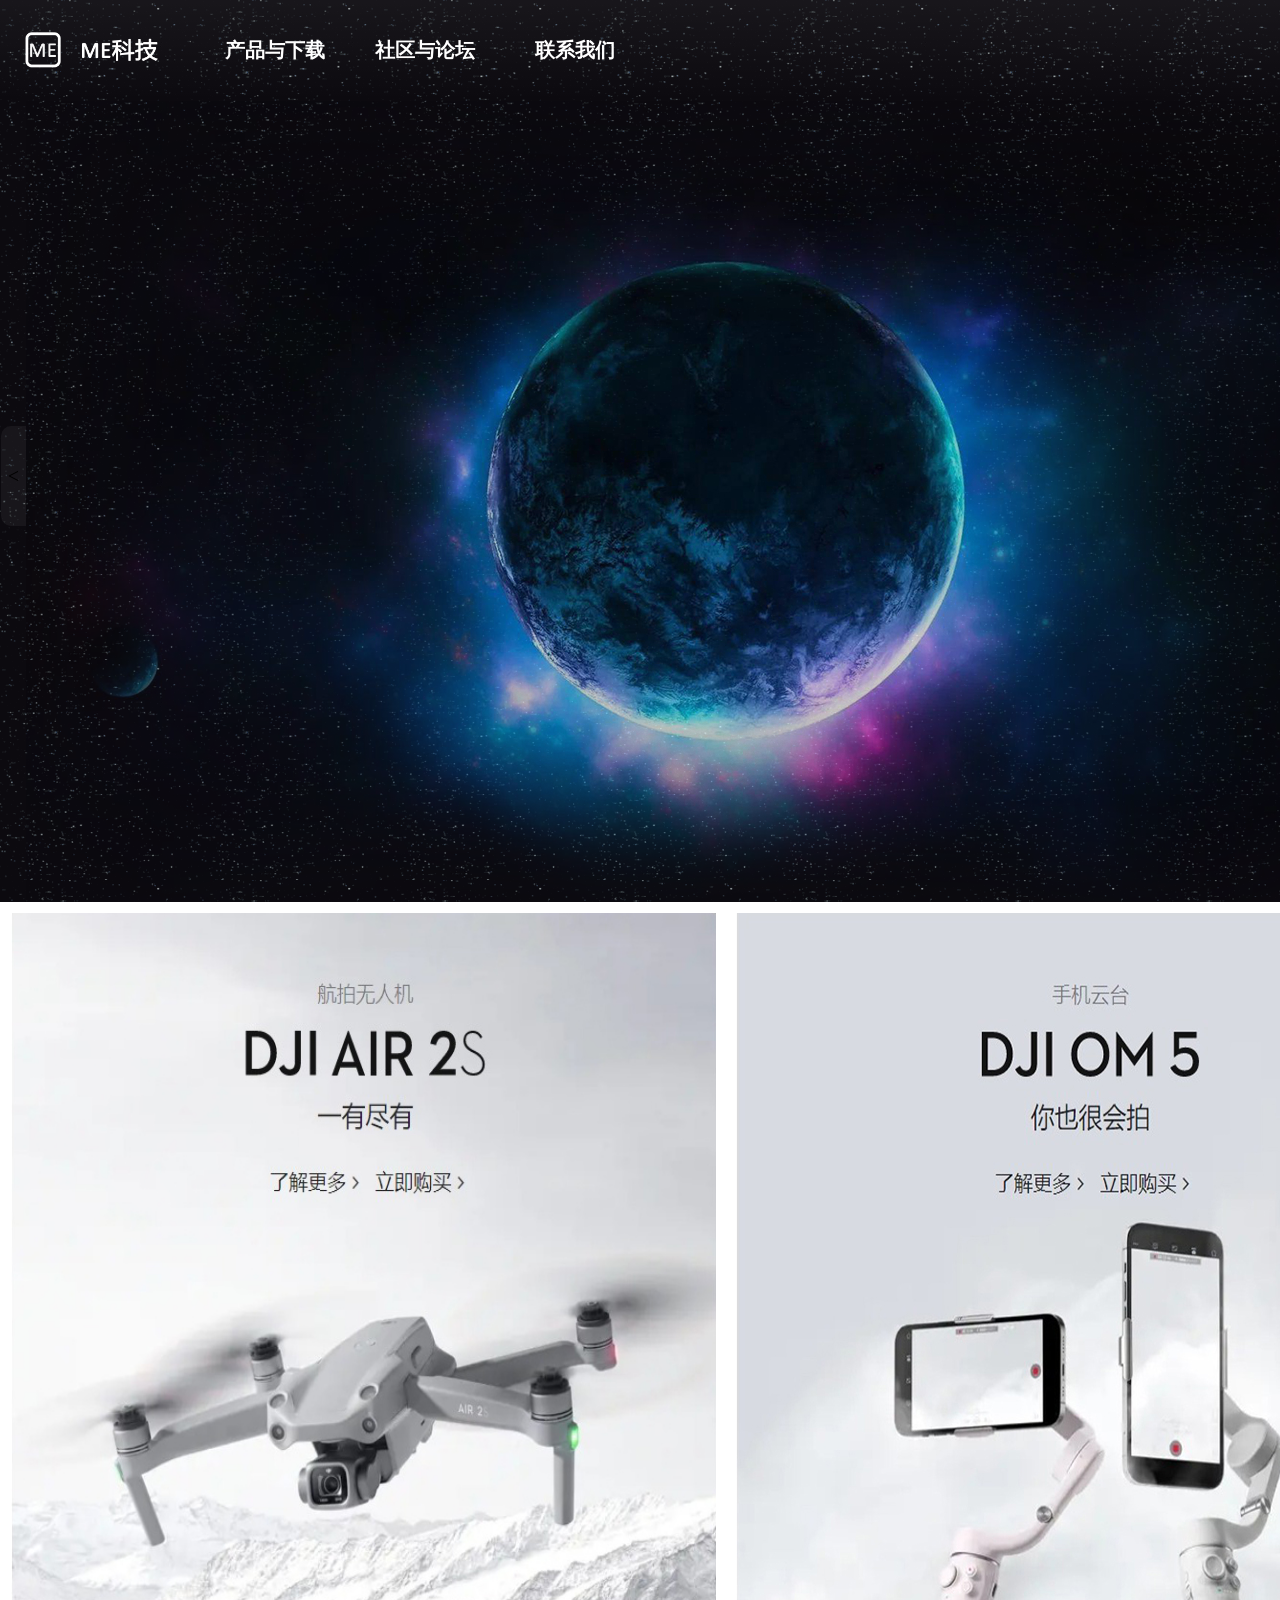
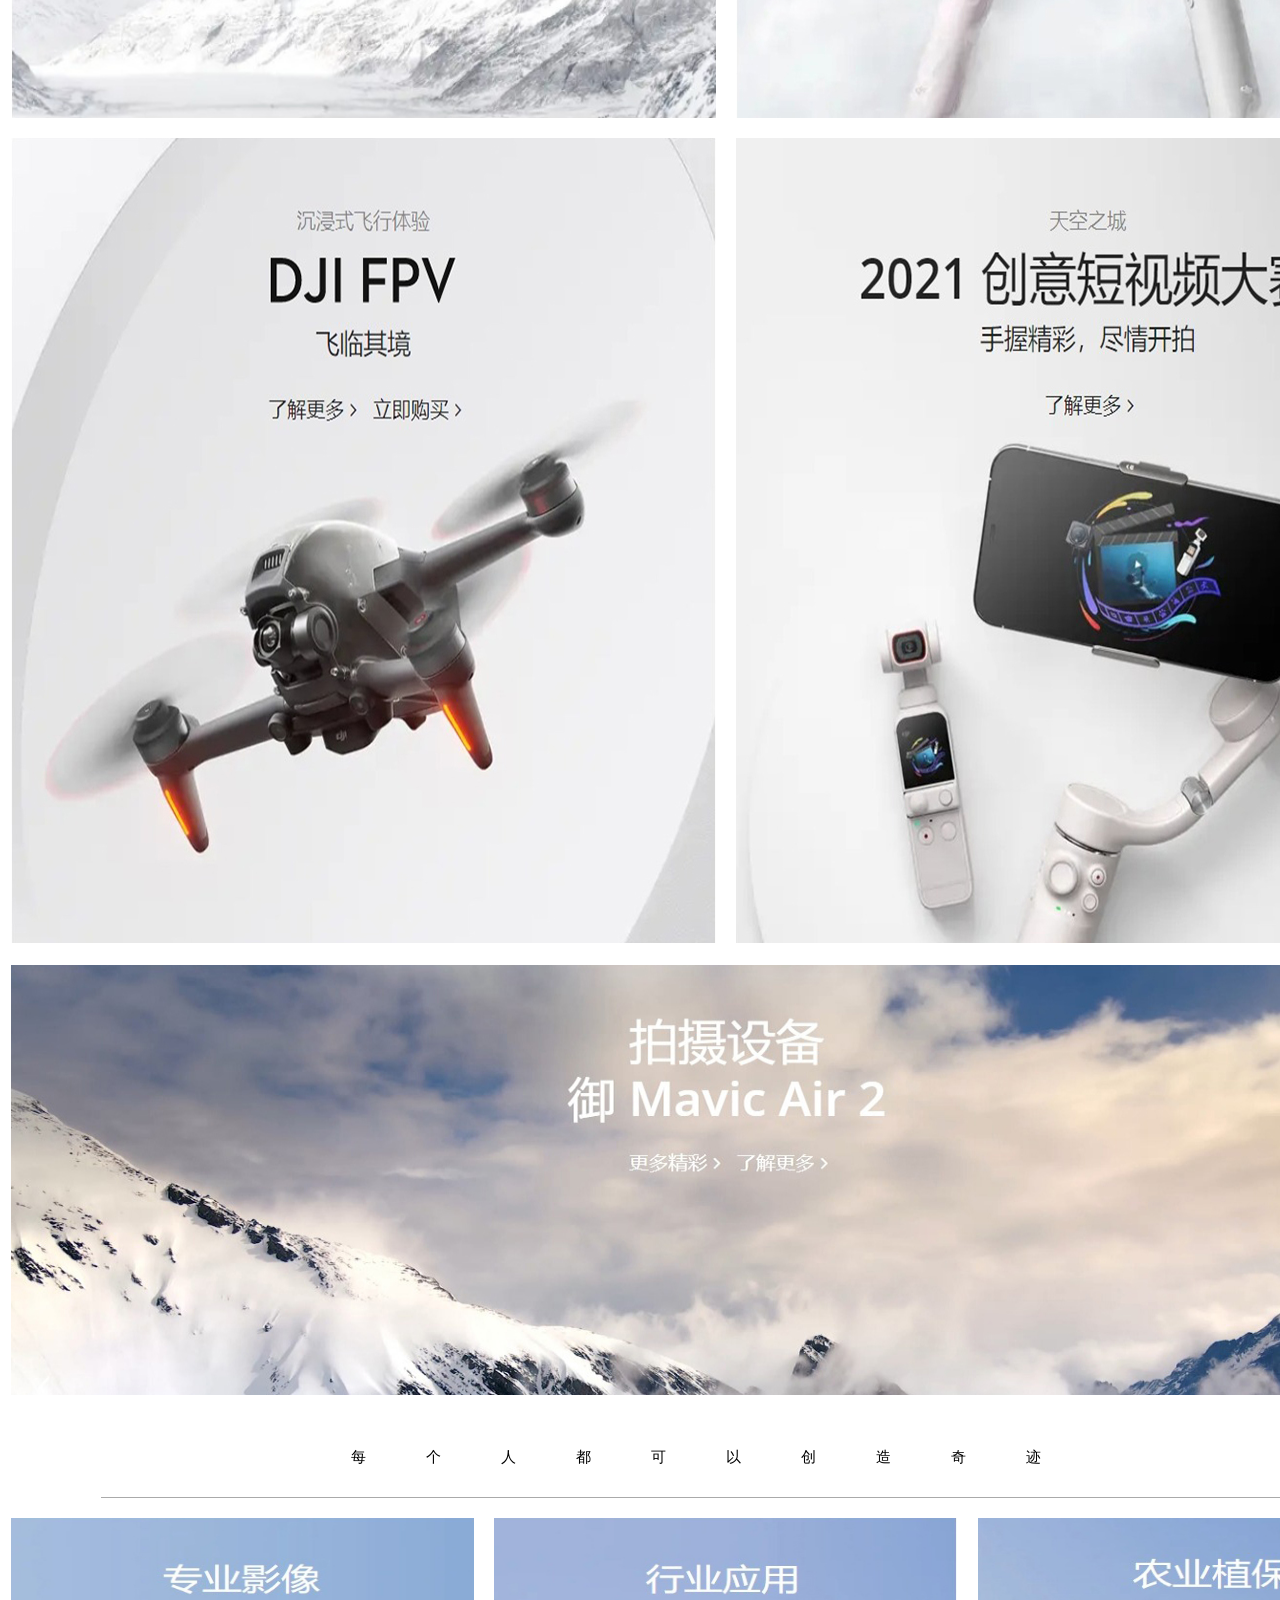
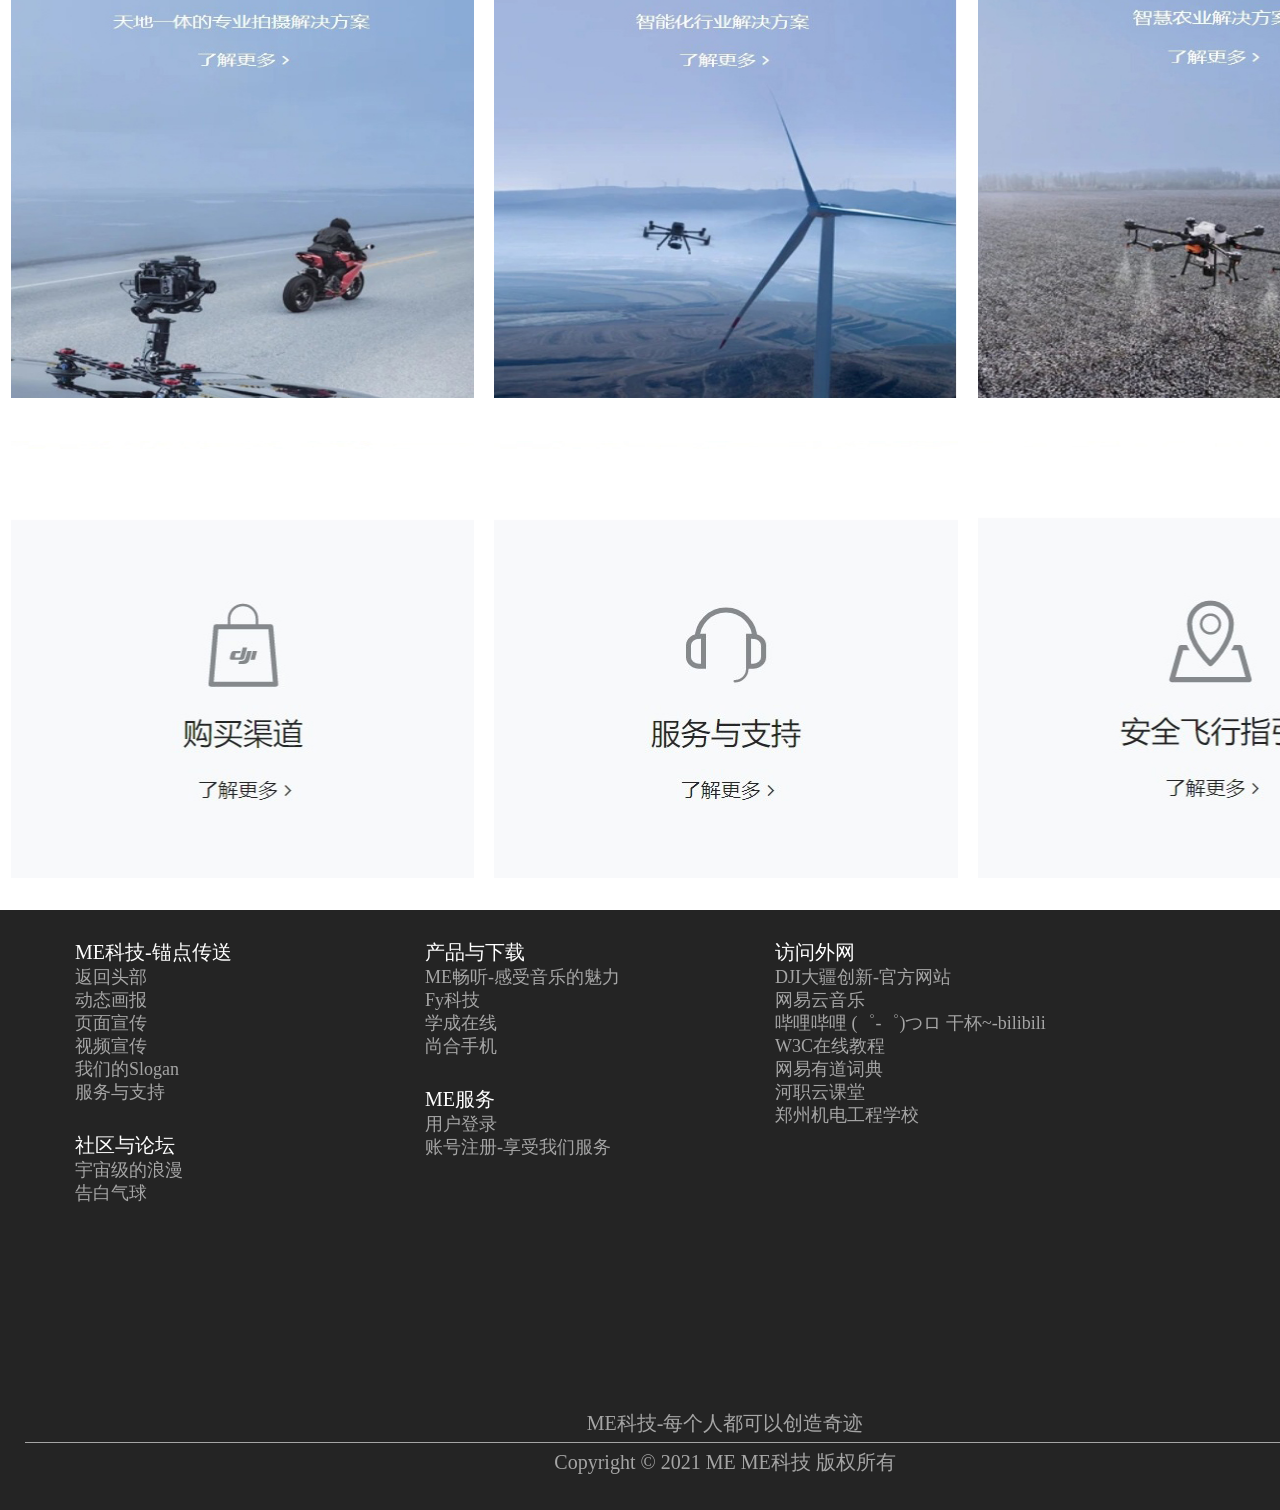
<file: index.html>
<!DOCTYPE html>
<html lang="zh-cn">

<head>
    <meta charset="UTF-8">
    <meta http-equiv="X-UA-Compatible" content="IE=edge">
    <meta name="viewport" content="width=device-width, initial-scale=1.0">
    <link rel="shortcut icon" href="img/me.png">
    <title>ME科技-每个人都可以创造奇迹</title>
    <link href="css/index.css" type="text/css" rel="stylesheet">
</head>
</head>

<body>
    <div id="father">
        <div id="boxBar">
            <div id="boxBarValue">
                <ul id="listLeft" class="listBox">
                    <a href="index.html" title="ME科技">
                        <li class="logo">
                        </li>
                    </a>
                    <li class="listItem">
                        <a href="working.html" title="产品与下载">
                            产品与下载
                        </a>
                        <ul class="sonBox">
                            <li class="sonItem">
                                <a target="_blank" href="MeMusic/MeMusic.html">
                                    ME畅听
                                </a>
                            </li>
                            <li class="sonItem">
                                <a target="_blank" href="Fy/index.html">
                                    Fy科技
                                </a>
                            </li>
                            <li class="sonItem">
                                <a target="_blank" href="demo.html">
                                    学成在线
                                </a>
                            </li>
                            <li class="sonItem">
                                <a target="_blank" href="ShangHe/ShangHe.html">
                                    尚合手机
                                </a>
                            </li>
                        </ul>
                    </li>
                    <li class="listItem">
                        <a href="working.html" title="社区与论坛">
                            社区与论坛
                        </a>
                        <ul class="sonBox">
                            <li class="sonItem">
                                <a target="_blank" href="CosmicRomancel.html">
                                    宇宙级浪漫
                                </a>
                            </li>
                            <li class="sonItem">
                                <a target="_blank" href="LoveBalloon/LoveBalloon.html">
                                    告白气球
                                </a>
                            </li>
                        </ul>
                    </li>
                    <li class="listItem">
                        <a href="working.html" title="联系我们">
                            联系我们
                        </a>
                    </li>
                </ul>
                <ul id="listRight">
                    <a href="Login.html" title="登录与注册">
                        <li class="listItemRight user" title="登录与注册">
                        </li>
                    </a>
                    <a href="#" title="搜索">
                        <li id="search" class="listItemRight ">
                        </li>
                    </a>
                    <li class="list">
                        <input id="searchBox" type="search" title="输入搜索内容" placeholder="输入搜索内容">
                    </li>
                </ul>
            </div>
        </div>
        <div id="boxMain">
            <img id="mainPic" src="img/MAIN0.png" width="1400px" height="800px">
            <div id="leftPrevious" title="上一页">
                            < 
            </div>
            <div id="rightNext" title="下一页">
                            >
            </div>
            </div>
            <div id="box0">
                <div id="box0LeftTop">
                </div>
                <div id="box0RightTop">
                </div>
                <div id="box0Leftbottom">
                </div>
                <div id="box0Rightbottom">
                </div>
            </div>
            <div id="box1">
                <div id="box1Son"></div>
            </div>
            <div id="box2">
                <div id="box2Top">每个人都可以创造奇迹</div>
                <div id="box2bottomLeft"></div>
                <div id="box2bottomCenter"></div>
                <div id="box2bottomRight"></div>
            </div>
            <div id="box3">
                <div id="box3bottomLeft"></div>
                <div id="box3bottomCenter"></div>
                <div id="box3bottomRight"></div>
            </div>
            <div id="box4">
                <div id="box4Son">
                    <dl>
                        <dt>ME科技-锚点传送</dt>
                        <dd><a target="_blank" href="#boxBar">返回头部</a></dd>
                        <dd><a href="#boxMain">动态画报</a></dd>
                        <dd><a href="#box0">页面宣传</a></dd>
                        <dd><a href="#box1">视频宣传</a></dd>
                        <dd><a href="#box2">我们的Slogan</a></dd>
                        <dd><a href="#box3">服务与支持</a></dd>
                        <dt>社区与论坛</dt>
                        <dd><a target="_blank" href="CosmicRomancel.html">宇宙级的浪漫</a></dd>
                        <dd><a target="_blank" href="LoveBalloon/LoveBalloon.html">告白气球</a></dd>
                    </dl>
                    <dl>
                        <dt>产品与下载</dt>
                        <dd><a target="_blank" href="MeMusic/MeMusic.html">ME畅听-感受音乐的魅力</a></dd>
                        <dd><a target="_blank" href="fy/index.html">Fy科技</a></dd>
                        <dd><a target="_blank" href="demo.html">学成在线</a></dd>
                        <dd><a target="_blank" href="ShangHe/ShangHe.html">尚合手机</a></dd>
                        <dt>ME服务</dt>
                        <dd><a target="_blank" href="Login.html">用户登录</a></dd>
                        <dd><a target="_blank" href="Register.html">账号注册-享受我们服务</a></dd>
                    </dl>
                    <dl>
                        <dt>访问外网</dt>
                        <dd><a href="https://www.dji.com/" target="_blank">DJI大疆创新-官方网站</a></dd>
                        <dd><a href="https://music.163.com/" target="_blank">网易云音乐</a></dd>
                        <dd><a href="https://www.bilibili.com/" target="_blank">哔哩哔哩 (゜-゜)つロ 干杯~-bilibili</a></dd>
                        <dd><a href="https://www.w3school.com.cn/">W3C在线教程</a></dd>
                        <dd><a href="https://dict.youdao.com/">网易有道词典</a></dd>
                        <dd><a
                                href="https://www.csgmooc.com/uniplatform/index.html#/index?shoolNum=GWNH9iO0ts0%3D">河职云课堂</a>
                        </dd>
                        <dd><a href="http://www.zzjdgcxx.com/">郑州机电工程学校</a></dd>
                    </dl>
                    <dl>
                </div>
                <div id="box4SonBottom"">
                ME科技-每个人都可以创造奇迹<br>
                <span></span>
                Copyright © 2021 ME ME科技 版权所有
            </div>
        </div>
    </div>
</body>
<script src="js/index.js" type="text/javascript">
</script>

</html>
</file>
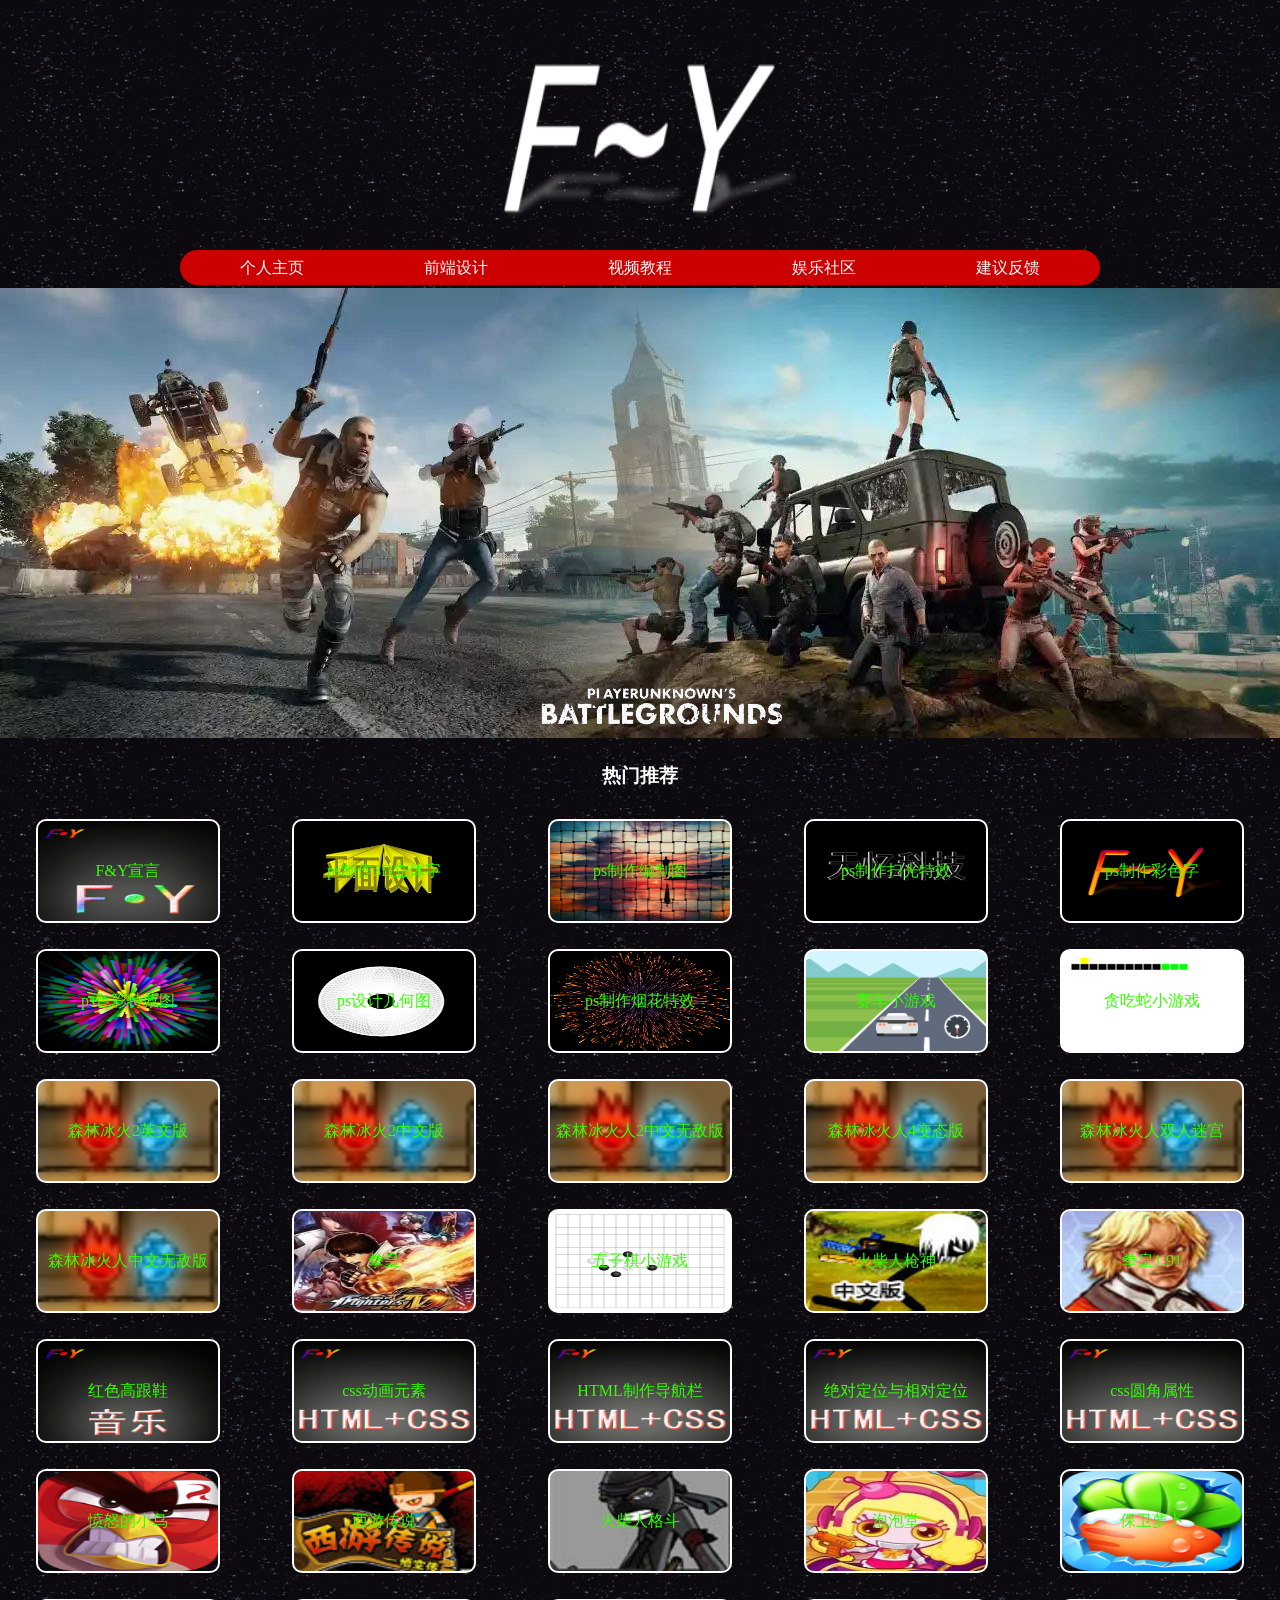
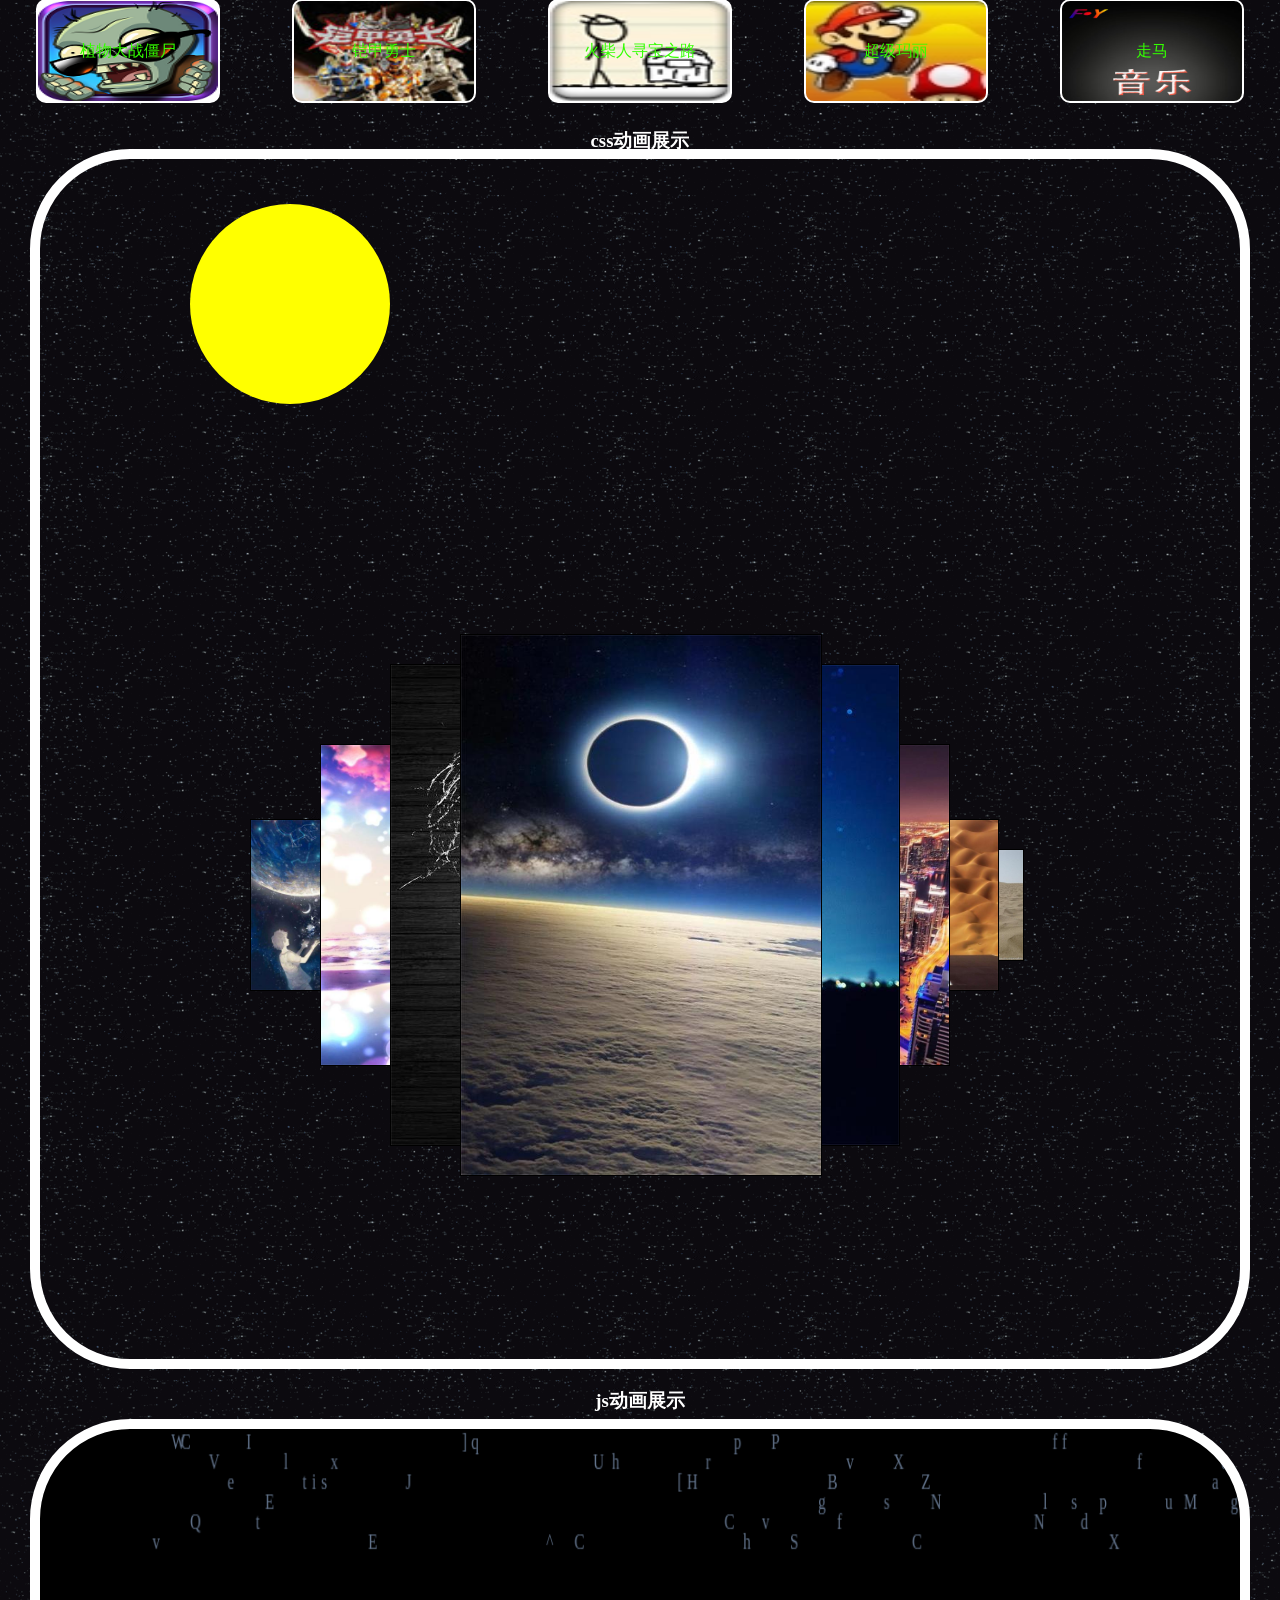
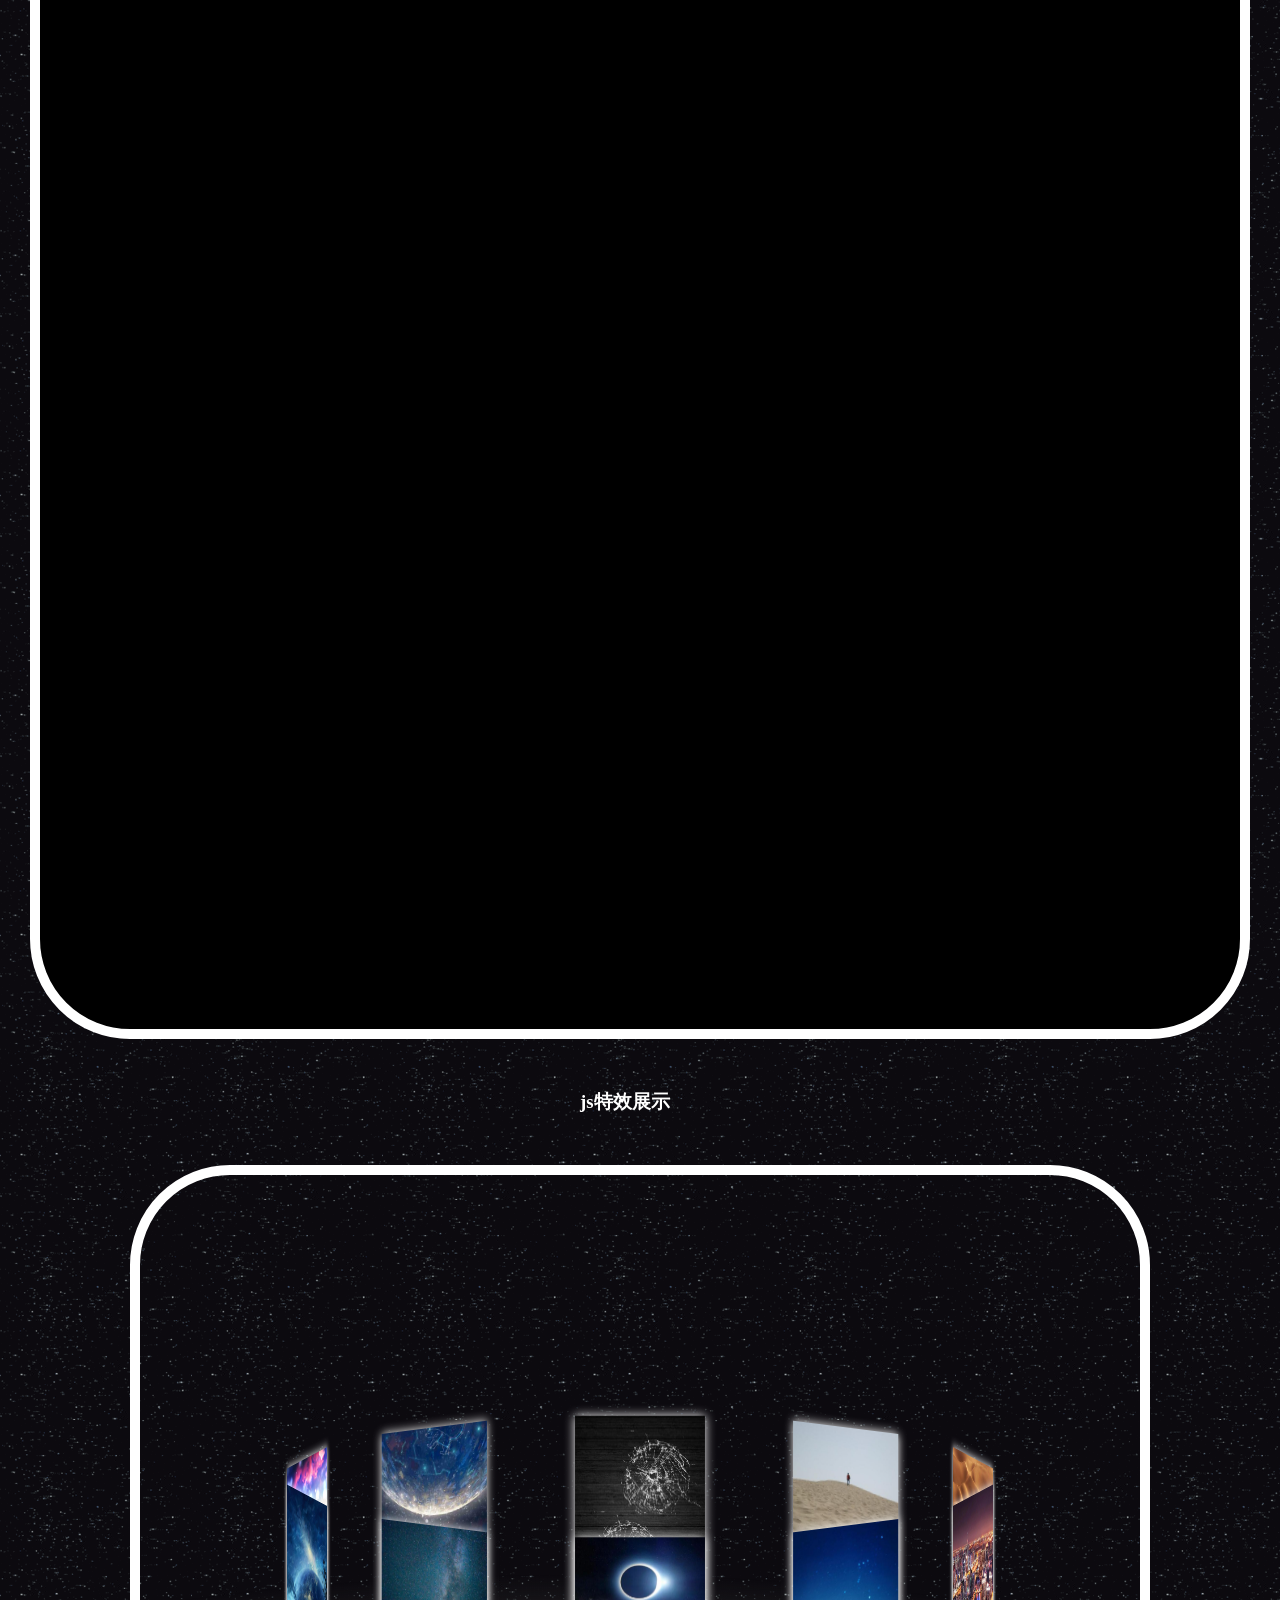
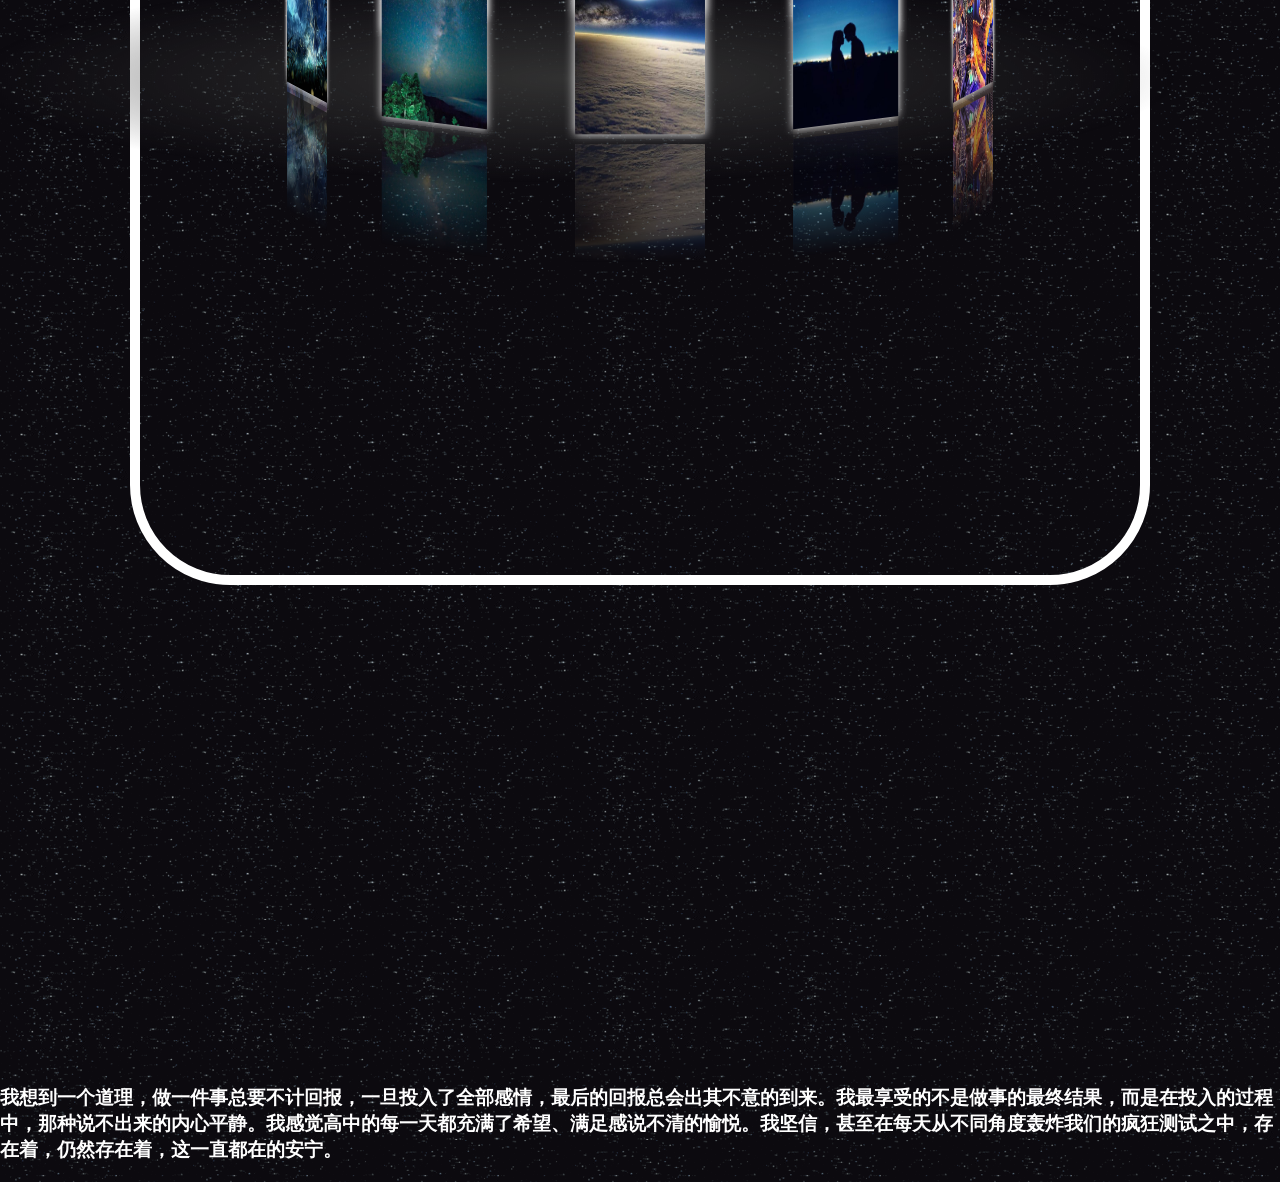
<file: Fy/index.html>
<!doctype html>
<html lang="zh-cn">

<head>
	<meta charset="utf-8">
	<meta name="Author" content="">
	<meta name="Keywords" content="">
	<meta name="Description" content="">
	<title>F&Y网站</title>
	<link rel="shortcut icon" href="FY标题.ico">
	<script>alert("本网站非自制")</script>
	<style>
		body {
			background-image: url('bg.gif');
			margin: 0;
			perspective: 1000px;
			transform-style: preserve-3d;
		}

		.wrap {
			width: 920px;
			height: 35px;
			background-color: #cc0000;
			margin: 250px auto 0;
			border-radius: 20px;
		}

		.wrap .ula {
			display: flex;
			padding: 0;
			margin: 0;
			color: #ffffff;
			justify-content: space-around;

		}

		.wrap ul li {
			z-index: 1;
			width: 100px;
			list-style: none;
		}

		.wrap a {
			text-decoration: none;
			display: block;
			line-height: 35px;
			color: #fff;
			background-color: #cc0000;
			border-radius: 20px;
			text-align: center;
		}

		.wrap a:hover {
			background-color: #ff9900;
		}

		.wrap .ul1 {
			padding: 0;
			margin: 0;
			height: 0;
			background-color: #cc0000;
			border-radius: 0px 0px 20px 20px;
			overflow: hidden;
		}

		.wrap ul li:hover .ul1 {
			animation: sports 0.3s linear forwards;
		}

		@keyframes sports {
			0% {
				height: 0;
			}

			100% {
				height: 105px;
			}
		}

		.louco {
			width: 500px;
			height: 300px;
			margin: -350px auto 0;
			background-image: url('images/louco.png');
			background-size: 100% 100%;
		}

		.box {
			position: relative;
			overflow: hidden;
			margin: 53px auto 0;
			width: 1280px;
			height: 450px;
		}

		.box ul {
			position: absolute;
			margin: 0 0 0;
			padding: 0;
			width: 400%;
			height: 450px;
		}

		.box li {
			float: left;
			left: 100%;
			width: 25%;
			height: 450px;
			list-style: none;
		}

		.box li:nth-child(1) {
			background-image: url("images/bg1.jpg");
		}

		.box li:nth-child(2) {
			background-image: url("images/bg2.jpg");
		}

		.box li:nth-child(3) {
			background-image: url('images/bg3.jpg');
		}

		.box li:nth-child(4) {
			background-image: url('images/bg4.jpg');
		}

		.rmtj {
			color: #cc0000;
			margin: 25px auto 0;
			width: 100px;
			text-align: center;
		}

		.zs1 {
			width: 1280px;
			height: 100px;
			margin: 30px auto 0;
			border-radius: 20px;
		}

		.zs1 .zsa {
			display: flex;
			padding: 0;
			margin: 0;
			color: #ffffff;
			justify-content: space-around;

		}

		.zs1 ul li {
			z-index: 1;
			width: 180px;
			height: 100px;
			border: 2px solid #ffffff;
			list-style: none;
			border-radius: 10px;
			background-size: 100% 100%;
		}

		.zs1 ul li:hover {
			border: 2px solid #ff0000;
		}

		.zs1 a {
			text-decoration: none;
			display: block;
			color: #33ff00;
			text-align: center;
			margin-top: 0px;
			line-height: 100px;
			border-radius: 10px;
		}

		.zs1 a:hover {
			color: #ccffff;
			background-color: rgba(0, 0, 0, .5);
		}

		.a1 {
			background-image: url("images/FY.jpg");
		}

		.a2 {
			background-image: url("images2/立体字.jpg");
		}

		.a3 {
			background-image: url("images2/编制图.jpg");
		}

		.a4 {
			background-image: url("images2/扫光字体.gif");
		}

		.a5 {
			background-image: url("images2/彩色字.jpg");
		}

		.b1 {
			background-image: url("images2/彩色花.jpg");
		}

		.b2 {
			background-image: url("images2/几何图.jpg");
		}

		.b3 {
			background-image: url("images2/烟花.jpg");
		}

		.b4 {
			background-image: url("娱乐社区/游戏/images/赛车.png");
		}

		.b5 {
			background-image: url("娱乐社区/游戏/images/贪吃蛇.png");
		}

		.c1 {
			background-image: url("娱乐社区/游戏/images/冰火人.jpg");
		}

		.c2 {
			background-image: url("娱乐社区/游戏/images/冰火人.jpg");
		}

		.c3 {
			background-image: url("娱乐社区/游戏/images/冰火人.jpg");
		}

		.c4 {
			background-image: url("娱乐社区/游戏/images/冰火人.jpg");
		}

		.c5 {
			background-image: url("娱乐社区/游戏/images/冰火人.jpg");
		}

		.d1 {
			background-image: url("娱乐社区/游戏/images/冰火人.jpg");
		}

		.d2 {
			background-image: url("娱乐社区/游戏/images/拳皇.jpg");
		}

		.d3 {
			background-image: url("娱乐社区/游戏/images/五子棋.png");
		}

		.d4 {
			background-image: url("娱乐社区/游戏/images/火柴人枪神.jpg");
		}

		.d5 {
			background-image: url("娱乐社区/游戏/images/拳皇1.91.jpg")
		}

		.e1 {
			background-image: url("images2/音乐.jpg");
		}

		.e2 {
			background-image: url("images2/HTML+CSS.jpg");
		}

		.e3 {
			background-image: url("images2/HTML+CSS.jpg");
		}

		.e4 {
			background-image: url("images2/HTML+CSS.jpg");
		}

		.e5 {
			background-image: url("images2/HTML+CSS.jpg");
		}

		.f1 {
			background-image: urL("娱乐社区/游戏/images/愤怒的小鸟.jpg");
		}

		.f2 {
			background-image: url("娱乐社区/游戏/images/西游传说.jpg");
		}

		.f3 {
			background-image: url("娱乐社区/游戏/images/火柴人格斗.jpg");
		}

		.f4 {
			background-image: url("娱乐社区/游戏/images/泡泡堂.jpg");
		}

		.f5 {
			background-image: url("娱乐社区/游戏/images/保卫萝卜.jpg");
		}

		.g1 {
			background-image: url("娱乐社区/游戏/images/植物大战僵尸.jpg");
		}

		.g2 {
			background-image: url("娱乐社区/游戏/images/铠甲勇士.jpg");
		}

		.g3 {
			background-image: url("娱乐社区/游戏/images/火柴人寻宝.jpg");
		}

		.g4 {
			background-image: url("娱乐社区/游戏/images/超级玛丽.jpg");
		}

		.g5 {
			background-image: url("images2/音乐.jpg");
		}

		.sports {
			width: 200px;
			height: 200PX;
			/*background:#fff;*/
			margin: 50px auto 0;
			margin-left: -50px;
			border-radius: 100px 100px 100px 100px;
			animation: sport 1s infinite;
		}

		@keyframes sport {
			0% {
				box-shadow: 400px 0px 20px -80px green,
					600px 0px 20px -80px green,
					800px 0px 20px -80px green,
					1000px 0px 20px -80px green;
			}

			100% {
				box-shadow: 200px 0px 20px -80px green,
					400px 0px 20px -80px green,
					600px 0px 20px -80px green,
					800px 0px 20px -80px green;
			}
		}

		.sports:before,
		.sports:after {
			display: block;
			content: "";
			width: 200px;
			height: 100px;
			background: yellow;
			margin-left: 200px;
		}

		.sports:before {
			border-radius: 100px 100px 0 0;
			transform: rotate(0deg);
			animation: move 1s infinite;
		}

		.sports:after {
			border-radius: 0 0 100px 100px;
			transform: rotate(0deg);
			animation: run 1s infinite;
		}

		@keyframes run {
			0% {
				transform: rotate(0deg);
			}

			50% {
				transform: rotate(30deg);
			}

			100% {
				transform: rotate(0deg);
			}
		}

		@keyframes move {
			0% {
				transform: rotate(0deg);
			}

			50% {
				transform: rotate(-30deg);
			}

			100% {
				transform: rotate(0deg);
			}
		}

		#warp {
			height: 600px;
			width: 1000px;
			margin: 200px auto;
			position: relative;
		}

		#warp ul li {
			list-style: none;
			border: 1px solid #000;
			overflow: hidden;
			float: left;
			background-size: 100% 100%;
			position: absolute;
		}

		#warp ul {
			width: 1000px;
			height: 542px;
			padding-left: 0;
		}

		#warp ul li.li1 {
			width: 360px;
			height: 540px;
			left: 320px;
			top: 0px;
			z-index: 1;
			margin-top: 30px;
			background-image: url("images3/1.jpg");
			animation: li1 20s infinite;
		}

		#warp ul li.li2 {
			width: 316px;
			height: 480px;
			left: 442px;
			top: 0px;
			z-index: -1;
			margin-top: 60px;
			background-image: url("images3/2.jpg");
			animation: li2 20s infinite;
		}

		#warp ul li.li3 {
			width: 216px;
			height: 320px;
			left: 592px;
			top: 0px;
			z-index: -2;
			margin-top: 140px;
			background-image: url("images3/3.jpg");
			animation: li3 20s infinite;
		}

		#warp ul li.li4 {
			width: 114px;
			height: 170px;
			left: 743px;
			top: 0px;
			z-index: -3;
			margin-top: 215px;
			background-image: url("images3/4.jpg");
			animation: li4 20s infinite;
		}

		#warp ul li.li5 {
			width: 72px;
			height: 110px;
			left: 810px;
			top: 0px;
			z-index: -4;
			margin-top: 245px;
			background-image: url("images3/5.jpg");
			animation: li5 20s infinite;
		}

		#warp ul li.li6 {
			width: 114px;
			height: 170px;
			left: 110px;
			top: 0px;
			z-index: -3;
			margin-top: 215px;
			background-image: url("images3/10.jpg");
			animation: li6 20s infinite;
		}

		#warp ul li.li7 {
			width: 216px;
			height: 320px;
			left: 180px;
			top: 0px;
			z-index: -2;
			margin-top: 140px;
			background-image: url("images3/8.jpg");
			animation: li7 20s infinite;
		}

		#warp ul li.li8 {
			width: 316px;
			height: 480px;
			left: 250px;
			top: 0px;
			z-index: -1;
			margin-top: 60px;
			background-image: url("images3/9.jpg");
			animation: li8 20s infinite;
		}

		@keyframes li1 {
			position: relative;

			0% {
				width: 360px;
				height: 540px;
				left: 320px;
				top: 0px;
				z-index: 1;
				margin-top: 30px;
			}

			12.5% {
				width: 316px;
				height: 480px;
				left: 250px;
				top: 0px;
				z-index: -1;
				margin-top: 60px;
			}

			25% {
				width: 216px;
				height: 320px;
				left: 180px;
				top: 0px;
				z-index: -2;
				margin-top: 140px;
			}

			37.5% {
				width: 114px;
				height: 170px;
				left: 110px;
				top: 0px;
				z-index: -3;
				margin-top: 215px;
			}

			50% {
				width: 72px;
				height: 110px;
				left: 810px;
				top: 0px;
				z-index: -4;
				margin-top: 245px;
			}

			62.5% {
				width: 114px;
				height: 170px;
				left: 743px;
				top: 0px;
				z-index: -3;
				margin-top: 215px;
			}

			75% {
				width: 216px;
				height: 320px;
				left: 592px;
				top: 0px;
				z-index: -2;
				margin-top: 140px;
			}

			87.5% {
				width: 316px;
				height: 480px;
				left: 442px;
				top: 0px;
				z-index: -1;
				margin-top: 60px;
			}

			100% {
				width: 360px;
				height: 540px;
				left: 320px;
				top: 0px;
				z-index: 1;
				margin-top: 30px;
			}
		}

		@keyframes li2 {
			position: relative;

			0% {
				width: 316px;
				height: 480px;
				left: 442px;
				top: 0px;
				z-index: -1;
				margin-top: 60px;
			}

			12.5% {
				width: 360px;
				height: 540px;
				left: 320px;
				top: 0px;
				z-index: 1;
				margin-top: 30px;
			}

			25% {
				width: 316px;
				height: 480px;
				left: 250px;
				top: 0px;
				z-index: -1;
				margin-top: 60px;
			}

			37.5% {
				width: 216px;
				height: 320px;
				left: 180px;
				top: 0px;
				z-index: -2;
				margin-top: 140px;
			}

			50% {
				width: 114px;
				height: 170px;
				left: 110px;
				top: 0px;
				z-index: -3;
				margin-top: 215px;
			}

			62.5% {
				width: 72px;
				height: 110px;
				left: 810px;
				top: 0px;
				z-index: -4;
				margin-top: 245px;
			}

			75% {
				width: 114px;
				height: 170px;
				left: 743px;
				top: 0px;
				z-index: -3;
				margin-top: 215px;
			}

			87.5% {
				width: 216px;
				height: 320px;
				left: 592px;
				top: 0px;
				z-index: -2;
				margin-top: 140px;
			}

			100% {
				width: 316px;
				height: 480px;
				left: 442px;
				top: 0px;
				z-index: -1;
				margin-top: 60px;
			}
		}

		@keyframes li3 {
			position: relative;

			0% {
				width: 216px;
				height: 320px;
				left: 592px;
				top: 0px;
				z-index: -2;
				margin-top: 140px;
			}

			12.5% {
				width: 316px;
				height: 480px;
				left: 442px;
				top: 0px;
				z-index: -1;
				margin-top: 60px;
			}

			25% {
				width: 360px;
				height: 540px;
				left: 320px;
				top: 0px;
				z-index: 1;
				margin-top: 30px;
			}

			37.5% {
				width: 316px;
				height: 480px;
				left: 250px;
				top: 0px;
				z-index: -1;
				margin-top: 60px;
			}

			50% {
				width: 216px;
				height: 320px;
				left: 180px;
				top: 0px;
				z-index: -2;
				margin-top: 140px;
			}

			62.5% {
				width: 114px;
				height: 170px;
				left: 110px;
				top: 0px;
				z-index: -3;
				margin-top: 215px;
			}

			75% {
				width: 72px;
				height: 110px;
				left: 810px;
				top: 0px;
				z-index: -4;
				margin-top: 245px;
			}

			87.5% {
				width: 114px;
				height: 170px;
				left: 743px;
				top: 0px;
				z-index: -3;
				margin-top: 215px;
			}

			100% {
				width: 216px;
				height: 320px;
				left: 592px;
				top: 0px;
				z-index: -2;
				margin-top: 140px;
			}
		}

		@keyframes li4 {
			position: relative;

			0% {
				width: 114px;
				height: 170px;
				left: 743px;
				top: 0px;
				z-index: -3;
				margin-top: 215px;
			}

			12.5% {
				width: 216px;
				height: 320px;
				left: 592px;
				top: 0px;
				z-index: -2;
				margin-top: 140px;
			}

			25% {
				width: 316px;
				height: 480px;
				left: 442px;
				top: 0px;
				z-index: -1;
				margin-top: 60px;
			}

			37.5% {
				width: 360px;
				height: 540px;
				left: 320px;
				top: 0px;
				z-index: 1;
				margin-top: 30px;
			}

			50% {
				width: 316px;
				height: 480px;
				left: 250px;
				top: 0px;
				z-index: -1;
				margin-top: 60px;
			}

			62.5% {
				width: 216px;
				height: 320px;
				left: 180px;
				top: 0px;
				z-index: -2;
				margin-top: 140px;
			}

			75% {
				width: 114px;
				height: 170px;
				left: 110px;
				top: 0px;
				z-index: -3;
				margin-top: 215px;
			}

			87.5% {
				width: 72px;
				height: 110px;
				left: 810px;
				top: 0px;
				z-index: -4;
				margin-top: 245px;
			}

			100% {
				width: 114px;
				height: 170px;
				left: 743px;
				top: 0px;
				z-index: -3;
				margin-top: 215px;
			}
		}

		@keyframes li5 {
			position: relative;

			0% {
				width: 72px;
				height: 110px;
				left: 810px;
				top: 0px;
				z-index: -4;
				margin-top: 245px;
			}

			12.5% {
				width: 114px;
				height: 170px;
				left: 743px;
				top: 0px;
				z-index: -3;
				margin-top: 215px;
			}

			25% {
				width: 216px;
				height: 320px;
				left: 592px;
				top: 0px;
				z-index: -2;
				margin-top: 140px;
			}

			37.5% {
				width: 316px;
				height: 480px;
				left: 442px;
				top: 0px;
				z-index: -1;
				margin-top: 60px;
			}

			50% {
				width: 360px;
				height: 540px;
				left: 320px;
				top: 0px;
				z-index: 1;
				margin-top: 30px;
			}

			62.5% {
				width: 316px;
				height: 480px;
				left: 250px;
				top: 0px;
				z-index: -1;
				margin-top: 60px;
			}

			75% {
				width: 216px;
				height: 320px;
				left: 180px;
				top: 0px;
				z-index: -2;
				margin-top: 140px;
			}

			87.5% {
				width: 114px;
				height: 170px;
				left: 110px;
				top: 0px;
				z-index: -3;
				margin-top: 215px;
			}

			100% {
				width: 72px;
				height: 110px;
				left: 810px;
				top: 0px;
				z-index: -4;
				margin-top: 245px;
			}
		}

		@keyframes li6 {
			position: relative;

			0% {
				width: 114px;
				height: 170px;
				left: 110px;
				top: 0px;
				z-index: -3;
				margin-top: 215px;
			}

			12.5% {
				width: 72px;
				height: 110px;
				left: 810px;
				top: 0px;
				z-index: -4;
				margin-top: 245px;
			}

			25% {
				width: 114px;
				height: 170px;
				left: 743px;
				top: 0px;
				z-index: -3;
				margin-top: 215px;
			}

			37.5% {
				width: 216px;
				height: 320px;
				left: 592px;
				top: 0px;
				z-index: -2;
				margin-top: 140px;
			}

			50% {
				width: 316px;
				height: 480px;
				left: 442px;
				top: 0px;
				z-index: -1;
				margin-top: 60px;
			}

			62.5% {
				width: 360px;
				height: 540px;
				left: 320px;
				top: 0px;
				z-index: 1;
				margin-top: 30px;
			}

			75% {
				width: 316px;
				height: 480px;
				left: 250px;
				top: 0px;
				z-index: -1;
				margin-top: 60px;
			}

			87.5% {
				width: 216px;
				height: 320px;
				left: 180px;
				top: 0px;
				z-index: -2;
				margin-top: 140px;
			}

			100% {
				width: 114px;
				height: 170px;
				left: 110px;
				top: 0px;
				z-index: -3;
				margin-top: 215px;
			}
		}

		@keyframes li7 {
			0% {
				width: 216px;
				height: 320px;
				left: 180px;
				top: 0px;
				z-index: -2;
				margin-top: 140px;
			}

			12.5% {
				width: 114px;
				height: 170px;
				left: 110px;
				top: 0px;
				z-index: -3;
				margin-top: 215px;
			}

			25% {
				width: 72px;
				height: 110px;
				left: 810px;
				top: 0px;
				z-index: -4;
				margin-top: 245px;
			}

			37.5% {
				width: 114px;
				height: 170px;
				left: 743px;
				top: 0px;
				z-index: -3;
				margin-top: 215px;
			}

			50% {
				width: 216px;
				height: 320px;
				left: 592px;
				top: 0px;
				z-index: -2;
				margin-top: 140px;
			}

			62.5% {
				width: 316px;
				height: 480px;
				left: 442px;
				top: 0px;
				z-index: -1;
				margin-top: 60px;
			}

			75% {
				width: 360px;
				height: 540px;
				left: 320px;
				top: 0px;
				z-index: 1;
				margin-top: 30px;
			}

			87.5% {
				width: 316px;
				height: 480px;
				left: 250px;
				top: 0px;
				z-index: -1;
				margin-top: 60px;
			}

			100% {
				width: 216px;
				height: 320px;
				left: 180px;
				top: 0px;
				z-index: -2;
				margin-top: 140px;
			}
		}

		@keyframes li8 {
			0% {
				width: 316px;
				height: 480px;
				left: 250px;
				top: 0px;
				z-index: -1;
				margin-top: 60px;
			}

			12.5% {
				width: 216px;
				height: 320px;
				left: 180px;
				top: 0px;
				z-index: -2;
				margin-top: 140px;
			}

			25% {
				width: 114px;
				height: 170px;
				left: 110px;
				top: 0px;
				z-index: -3;
				margin-top: 215px;
			}

			37.5% {
				width: 72px;
				height: 110px;
				left: 810px;
				top: 0px;
				z-index: -4;
				margin-top: 245px;
			}

			50% {
				width: 114px;
				height: 170px;
				left: 743px;
				top: 0px;
				z-index: -3;
				margin-top: 215px;
			}

			62.5% {
				width: 216px;
				height: 320px;
				left: 592px;
				top: 0px;
				z-index: -2;
				margin-top: 140px;
			}

			75% {
				width: 316px;
				height: 480px;
				left: 442px;
				top: 0px;
				z-index: -1;
				margin-top: 60px;
			}

			87.5% {
				width: 360px;
				height: 540px;
				left: 320px;
				top: 0px;
				z-index: 1;
				margin-top: 30px;
			}

			100% {
				width: 316px;
				height: 480px;
				left: 250px;
				top: 0px;
				z-index: -1;
				margin-top: 60px;
			}
		}

		.boxs {
			width: 1200px;
			height: 1200px;
			margin: 50px auto 0;
			border: 10px solid #ffffff;
			z-index: -5;
			border-radius: 100px;
		}

		.boxs:hover {
			background-color: rgba(255, 255, 255, .2);
		}

		.slzs {
			width: 120px;
			margin: -50px auto 0;
			text-align: center;
		}

		.slzs2 {
			position: absolute;
			width: 120px;
			margin: 0px auto 0;
			text-align: center;
			left: 50%;
			margin-left: -60px;
		}

		h3 {
			color: #ffffff;
		}

		canvas {
			position: relative;
			background: black;
			display: block;
			width: 1200px;
			height: 1200px;
			border: 10px solid #ffffff;
			margin: 50px auto 0;
			border-radius: 100px;
		}

		#boxss {
			position: relative;
			display: flex;
			width: 130px;
			height: 200px;
			margin: 300px auto;
			transform-style: preserve-3d;
			transform: rotateX(-10deg);
		}

		#boxss>div {
			transform-style: preserve-3d;
			position: absolute;
			left: 0;
			top: 0;
			width: 100%;
			height: 100%;
			line-height: 200px;
			font-size: 50px;
			text-align: center;
			box-shadow: 0 0 10px #fff;
			-webkit-box-reflect: below 10px -webkit-linear-gradient(top, rgba(0, 0, 0, 0) 40%, rgba(0, 0, 0, .8) 100%);
		}

		/*  #boxss > div:nth-child(1){
					background: skyblue;
					transform: translate3d(0,0,300px) rotateY(45deg);
				}
				#boxss > div:nth-child(2){
					background: pink;
					transform: rotateY(0deg);
				}
				#boxss > div:nth-child(3){
					background: purple;
					transform: translate3d(0,0,300px) rotateY(-45deg);
				} 
		*/
		#boxss p {
			position: absolute;
			left: 0;
			top: 0;
			bottom: 0;
			right: 0;
			margin: auto;
			width: 1200px;
			height: 1200px;
			background: -webkit-radial-gradient(center center, 600px 600px, rgba(50, 50, 50, 1), rgba(0, 0, 0, 0));
			border-radius: 50%;
			transform: rotateX(90deg) translate3d(-600px, 0, -105px);
		}

		.slzs3 {
			width: 120px;
			margin: 50px auto 0;
		}

		.zh {
			margin: 500px auto 0;

		}

		.box3 {
			width: 1000px;
			height: 1000px;
			border: 10px solid #ffffff;
			margin: 50px auto 0;
			border-radius: 100px;
		}
	</style>
	<base target="-blank">
</head>

<body>
	<div class="wrap">
		<ul class="ula">
			<li>
				<a href="index.html" target="-blank">个人主页</a>
			</li>
			<li>
				<a href="暂未开放.html" target="-blank">前端设计</a>
				<ul class="ul1">
					<li>
						<a href="暂未开放.html" target="-blank">HTML基础</a>
					</li>
					<li>
						<a href="暂未开放.html" target="-blank">css元素</a>
					</li>
					<li>
						<a href="暂未开放.html" target="-blank">js脚本</a>
					</li>
				</ul>
			</li>
			<li>
				<a href="暂未开放.html" target="-blank">视频教程</a>
				<ul class="ul1">
					<li>
						<a href="暂未开放.html" target="-blank">HTML视频</a>
					</li>
					<li>
						<a href="暂未开放.html" target="-blank">css视频</a>
					</li>
					<li>
						<a href="暂未开放.html" target="-blank">js脚本视频</a>
					</li>
				</ul>
			</li>
			<li>
				<a href="暂未开放.html" target="-blank">娱乐社区</a>
				<ul class="ul1">
					<li>
						<a href="暂未开放.html" target="-blank">游戏</a>
					</li>
					<li>
						<a href="暂未开放.html" target="-blank">音乐</a>
					</li>
					<li>
						<a href="暂未开放.html" target="-blank">视频</a>
					</li>
					<li>
						<a href="暂未开放.html" target="-blank">小说</a>
					</li>
				</ul>
			</li>
			<li>
				<a href="暂未开放.html" target="-blank">建议反馈</a>
		</ul>
		</li>
		</ul>

	</div>
	<div class="louco">
	</div>
	<div class="box">
		<ul>
			<li></li>
			<li></li>
			<li></li>
			<li></li>
		</ul>
	</div>
	<div class="setindex"></div>
	<div class="sina"></div>
	<div class="demo" onclick="fv()"></div>
	<div class="demo2" onclick="fn()"></div>
	<div class="rmtj">
		<h3>热门推荐</h3>
	</div>
	<div class="zs1">
		<ul class="zsa">
			<li class="a1">
				<a href="暂未开放.html" target="-blank">F&Y宣言</a>
			</li>
			<li class="a2">
				<a href="暂未开放.html" target="-blank">ps制作3D立体字</a>
			</li>
			<li class="a3">
				<a href="暂未开放.html" target="-blank">ps制作编制图</a>
			</li>
			<li class="a4">
				<a href="暂未开放.html" target="-blank">ps制作扫光特效</a>
			</li>
			<li class="a5">
				<a href="暂未开放.html" target="-blank">ps制作彩色字</a>
			</li>
		</ul>
	</div>
	<div class="zs1">
		<ul class="zsa">
			<li class="b1">
				<a href="暂未开放.html" target="-blank">ps色彩特效图</a>
			</li>
			<li class="b2">
				<a href="暂未开放.html" target="-blank">ps设计几何图</a>
			</li>
			<li class="b3">
				<a href="暂未开放.html" target="-blank">ps制作烟花特效</a>
			</li>
			<li class="b4">
				<a href="娱乐社区\游戏\游戏包\赛车\index.html" target="-blank">赛车小游戏</a>
			</li>
			<li class="b5">
				<a href="娱乐社区\游戏\游戏包\最简单贪吃蛇.html" target="-blank">贪吃蛇小游戏</a>
			</li>
		</ul>
	</div>
	<div class="zs1">
		<ul class="zsa">
			<li class="c1">
				<a href="娱乐社区\游戏\游戏包\冰火人/森林冰火2单人版.swf" target="-blank">森林冰火2英文版</a>
			</li>
			<li class="c2">
				<a href="娱乐社区\游戏\游戏包\冰火人/森林冰火2中文版.swf" target="-blank">森林冰火2中文版</a>
			</li>
			<li class="c3">
				<a href="娱乐社区\游戏\游戏包\冰火人/森林冰火人2中文无敌版.swf" target="-blank">森林冰火人2中文无敌版</a>
			</li>
			<li class="c4">
				<a href="娱乐社区\游戏\游戏包\冰火人/森林冰火人4变态版.swf" target="-blank">森林冰火人4变态版</a>
			</li>
			<li class="c5">
				<a href="娱乐社区\游戏\游戏包\冰火人/森林冰火人双人迷宫.swf" target="-blank">森林冰火人双人迷宫</a>
			</li>
		</ul>
	</div>
	<div class="zs1">
		<ul class="zsa">
			<li class="d1">
				<a href="娱乐社区\游戏\游戏包\冰火人/森林冰火人中文无敌版.swf" target="-blank">森林冰火人中文无敌版</a>
			</li>
			<li class="d2">
				<a href="娱乐社区\游戏\游戏包\拳皇.swf" target="-blank">拳皇</a>
			</li>
			<li class="d3">
				<a href="娱乐社区\游戏\游戏包\五子棋.html" target="-blank">五子棋小游戏</a>
			</li>
			<li class="d4">
				<a href="娱乐社区\游戏\游戏包\火柴人枪神.swf" target="-blank">火柴人枪神</a>
			</li>
			<li class="d5">
				<a href="娱乐社区\游戏\游戏包\拳皇1.91.swf" target="-blank">拳皇1.91</a>
			</li>
		</ul>
	</div>
	<div class="zs1">
		<ul class="zsa">
			<li class="e1">
				<a href="娱乐社区\音乐\音乐包\红色高跟鞋.mp3" target="-blank">红色高跟鞋</a>
			</li>
			<li class="e2">
				<a href="暂未开放.html" target="-blank">css动画元素</a>
			</li>
			<li class="e3">
				<a href="暂未开放.html" target="-blank">HTML制作导航栏</a>
			</li>
			<li class="e4">
				<a href="暂未开放.html" target="-blank">绝对定位与相对定位</a>
			</li>
			<li class="e5">
				<a href="暂未开放.html" target="-blank">css圆角属性</a>
			</li>
		</ul>
	</div>
	<div class="zs1">
		<ul class="zsa">
			<li class="f1">
				<a href="娱乐社区\游戏\游戏包\愤怒的小鸟.swf" target="-blank">愤怒的小鸟</a>
			</li>
			<li class="f2">
				<a href="娱乐社区\游戏\游戏包\西游传说.swf" target="-blank">西游传说</a>
			</li>
			<li class="f3">
				<a href="娱乐社区\游戏\游戏包\火柴人格斗.swf" target="-blank">火柴人格斗</a>
			</li>
			<li class="f4">
				<a href="娱乐社区\游戏\游戏包\泡泡堂.swf" target="-blank">泡泡堂</a>
			</li>
			<li class="f5">
				<a href="娱乐社区\游戏\游戏包\保卫萝卜.swf" target="-blank">保卫萝卜</a>
			</li>
		</ul>
	</div>
	<div class="zs1">
		<ul class="zsa">
			<li class="g1">
				<a href="娱乐社区\游戏\游戏包\HTML5植物大战僵尸\index.html" target="-blank">植物大战僵尸</a>
			</li>
			<li class="g2">
				<a href="娱乐社区\游戏\游戏包\铠甲勇士.swf" target="-blank">铠甲勇士</a>
			</li>
			<li class="g3">
				<a href="娱乐社区\游戏\游戏包\火柴人寻宝之路2.swf" target="-blank">火柴人寻宝之路</a>
			</li>
			<li class="g4">
				<a href="娱乐社区\游戏\游戏包\超级玛丽\index.html" target="-blank">超级玛丽</a>
			</li>
			<li class="g5">
				<a href="娱乐社区\音乐\音乐包\走马.mp3" target="-blank">走马</a>
			</li>
		</ul>
	</div>
	<div class="boxs">
		<div class="slzs">
			<h3>css动画展示</h3>
		</div>

		<div class="sports"></div>
		<div id="warp">
			<ul>
				<li class="li1"></li>
				<li class="li2"></li>
				<li class="li3"></li>
				<li class="li4"></li>
				<li class="li5"></li>
				<li class="li6"></li>
				<li class="li7"></li>
				<li class="li8"></li>
			</ul>
		</div>
	</div>
	<div class="slzs2">
		<h3>js动画展示<h3>
	</div>
	<canvas></canvas>
	<div class="slzs3">
		<h3>js特效展示</h3>
	</div>
	<div class="box3">
		<div id="boxss">
			<div></div>
			<div></div>
			<div></div>
			<div></div>
			<div></div>
			<div></div>
			<div></div>
			<div></div>
			<div></div>
			<div></div>
			<p></p>
		</div>
	</div>
	<div class="zh">
		<h3>我想到一个道理，做一件事总要不计回报，一旦投入了全部感情，最后的回报总会出其不意的到来。我最享受的不是做事的最终结果，而是在投入的过程中，那种说不出来的内心平静。我感觉高中的每一天都充满了希望、满足感说不清的愉悦。我坚信，甚至在每天从不同角度轰炸我们的疯狂测试之中，存在着，仍然存在着，这一直都在的安宁。
			<h3>
	</div>
	<script type="text/javascript">
		var index = 0;
		setInterval(function () {
			index++;
			if (index > 3) {
				index = 0;
			}
			document.querySelector('.box ul').style.left = - index * 100 + '%';
		}, 5000)
		var oC = document.querySelector('canvas');
		var cxt = oC.getContext('2d');
		var w = oC.width = window.innerWidth;
		var h = oC.height = window.innerHeight;
		var onOff = true;
		window.addEventListener('resize', function () {
			w = oC.width = window.innerWidth;
			h = oC.height = window.innerHeight;
		});

		var arr = new Array(255).join('1').split('');
		console.log(arr)
		draw();
		function draw() {
			if (onOff) {
				cxt.fillStyle = 'rgba(0,0,0,0.05)';
				cxt.fillRect(0, 0, w, h);
			} else {
				cxt.clearRect(0, 0, w, h);
			}
			cxt.fillStyle = randomColor();
			arr.map(function (value, index) {
				cxt.font = '16px 宋体';
				text = String.fromCharCode(65 + Math.random() * 57);// 把ASCII转换成对应的字符串;
				x = index * 10;

				cxt.fillText(text, x, value);
				arr[index] = ((value > h + Math.random() * 500) ? 0 : value + 15);
			})
			requestAnimationFrame(draw);
		}

		function randomColor() {
			var r = Math.floor(Math.random() * 256);
			var g = Math.floor(Math.random() * 256);
			var b = Math.floor(Math.random() * 256);
			return 'rgb(' + r + ',' + g + ',' + b + ')';
		}
		setTimeout(init, 100);
		function init() {
			var obox = document.getElementById('boxss'),
				aDiv = obox.getElementsByTagName('div');

			for (var i = 0; i < aDiv.length; i++) {
				aDiv[i].style.background = "url(images4/" + (i + 1) + ".jpg) center/cover";
				aDiv[i].style.transform = "rotateY(" + (i * 36) + "deg) translate3d(0,0,350px)";
				aDiv[i].style.transition = "transform 1s " + (aDiv.length - i) * 0.2 + "s";
			}
			var sX,
				sY,
				nX,
				nY,
				desX = 0,
				desY = 0,
				tX = 0,
				tY = 10,
				index = 0;//滚轮初始值
			document.onmousedown = function (e) {
				clearInterval(obox.timer);
				e = e || window.event;
				var sX = e.clientX,
					sY = e.clientY;
				this.onmousemove = function (e) {
					e = e || window.event;
					var nX = e.clientX,
						nY = e.clientY;
					// 当前点的坐标和前一点的坐标差值
					desX = nX - sX;
					desY = nY - sY;
					tX += desX * 0.1;
					tY += desY * 0.1;

					obox.style.transform = "rotateX(" + (-tY) + "deg) rotateY(" + tX + "deg)";
					sX = nX;
					sY = nY;
				}
				this.onmouseup = function () {
					this.onmousemove = this.onmouseup = null;
					obox.timer = setInterval(function () {
						desX *= 0.95;
						desY *= 0.95;
						tX += desX * 0.1;
						tY += desY * 0.1;
						obox.style.transform = "rotateX(" + (-tY) + "deg) rotateY(" + tX + "deg)";
						if (Math.abs(desX) < 0.5 && Math.abs(desY) < 0.5) {
							clearInterval(obox.timer);
						}
					}, 13);
				}
				return false;
			}
			//滚轮放大缩小
			mousewheel(document, function (e) {
				e = e || window.event;
				var d = e.wheelDelta / 120 || -e.detail / 3;
				if (d > 0) {
					index -= 20;
				} else {
					index += 30;
				}
				(index < (-1050) && (index = (-1050)));
				document.body.style.perspective = 1000 + index + "px";
			})
			function mousewheel(obj, fn) {
				document.onmousewheel === null ? obj.onmousewheel = fn : addEvent(obj, "DOMMouseScroll", fn)
			}
			function addEvent(obj, eName, fn) {
				obj.attachEvent ? obj.attachEvent("on" + eName, fn) : obj.addEventListener(eName, fn);
			}
		}
	</script>
</body>

</html>
</file>
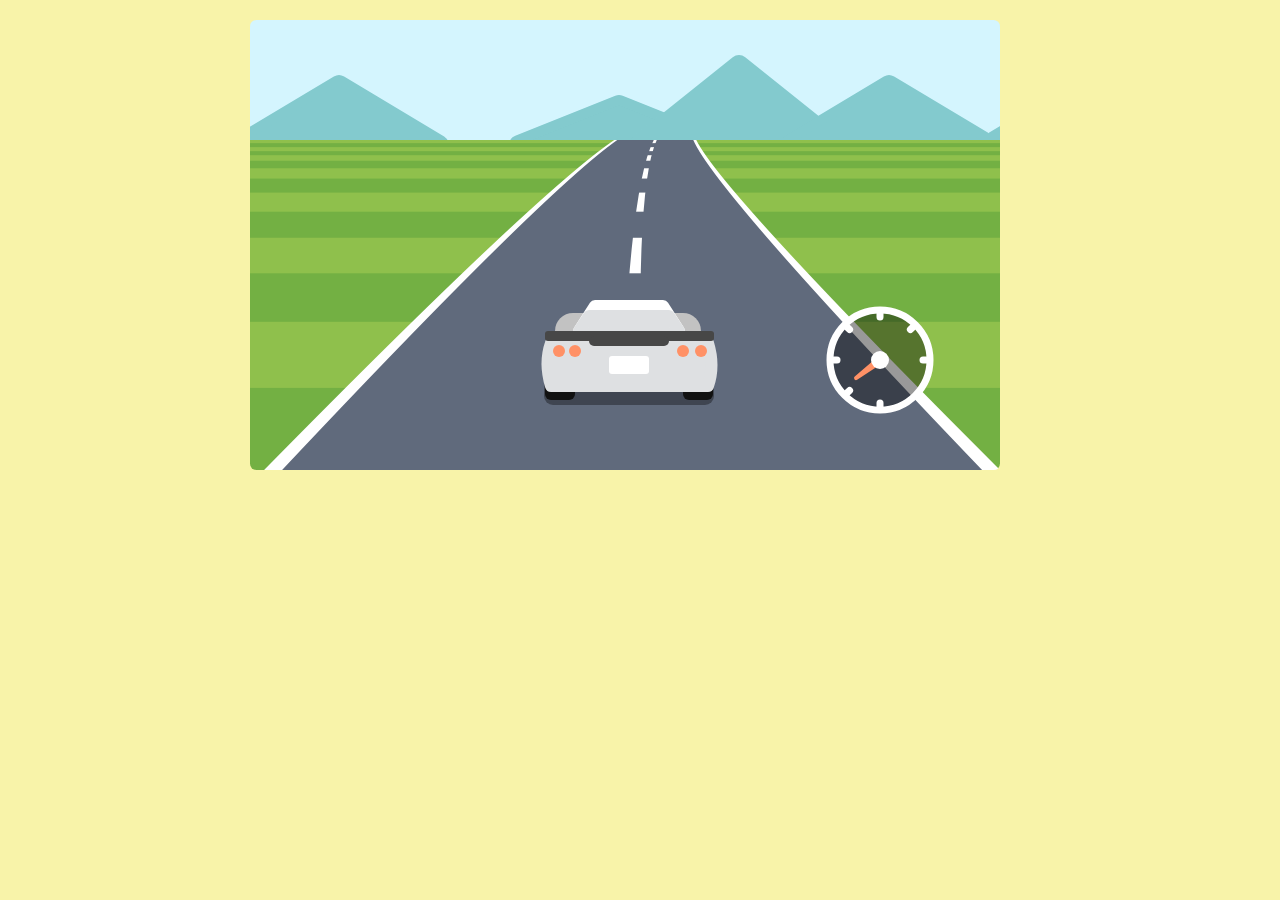
<file: Fy/娱乐社区/游戏/游戏包/赛车/index.html>
﻿<!DOCTYPE html>
<html lang="zh">
<head>
<meta charset="UTF-8">
<meta http-equiv="X-UA-Compatible" content="IE=edge,chrome=1">
<meta name="viewport" content="width=device-width,initial-scale=1.0">
<title>Canvas 赛车游戏</title>
<meta name="keywords" content="赛车">
<meta name="description" content="赛车">
<link rel="stylesheet" href="css/style.css">
</head>
<body>
<canvas height="450" width="750"></canvas>
<script type="text/javascript" src="js/main.js"></script>
</body>
</html>
</file>
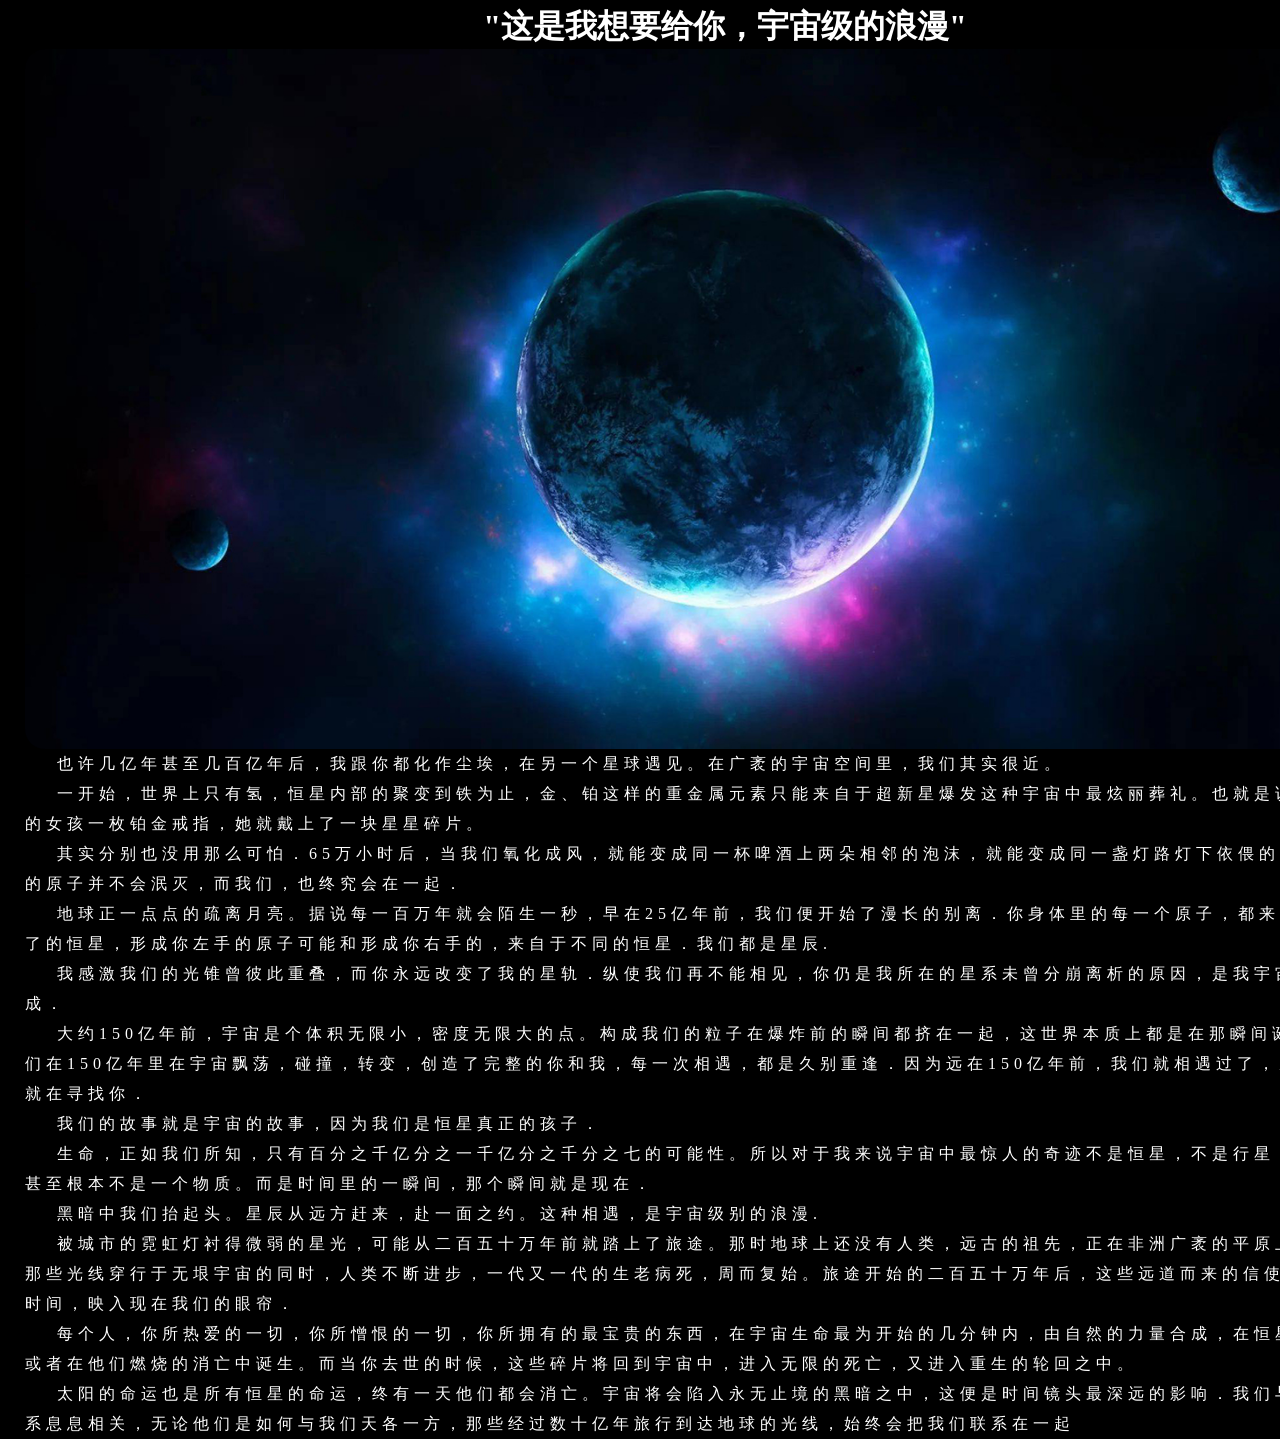
<file: CosmicRomancel.html>
<!DOCTYPW HTML>
	<html lang="ch-CN">

	<head>
		<meta name="jianxi" charset="UTF-8" />
		<meta http-equiv="X-UA-Compatible" content="IE=edge">
		<meta name="viewport" content="width=device-width, initial-scale=1.0">
		<link rel="shortcut icon" href="img/me.png">
		<title>ME科技-社区与论坛-CosmicRomancel</title>
		<!--宇宙级的浪漫-->
		<style>
			body {
				background: rgb(0, 0, 0);
			}
			*{
				margin: 0;
				padding: 0;
			}
			p {
				text-indent: 2em;
				line-height: 30px;
				color: rgb(255, 255, 255);
				font-family: 微软雅黑;
			}

			h1 {
				padding-top:5px ;
				text-align: center;
				color: rgb(255, 255, 255);
				font-family: 微软雅黑;
			}

			

			.box {
				margin: 0 25;
				letter-spacing: 5px;
				line-height: 40px;
			}
			.father{
				width: 1450px;
				margin: 0 auto;
			}
			img {
				border-radius: 20px;

			}
		</style>
	</head>

	<body>
		<div class="father">
			<h1>"这是我想要给你，宇宙级的浪漫"</h2>
				<div align="center"><a href="index.html"><img src="img/CosmicRomancel.jpg" title="ME科技" alt="图片未加载成功"
                                                              width="1400" /></a></div>
				<div class="box">
					<p>也许几亿年甚至几百亿年后，我跟你都化作尘埃，在另一个星球遇见。在广袤的宇宙空间里，我们其实很近。</p>
					<p>一开始，世界上只有氢，恒星内部的聚变到铁为止，金、铂这样的重金属元素只能来自于超新星爆发这种宇宙中最炫丽葬礼。也就是说，如果送给我的女孩一枚铂金戒指，她就戴上了一块星星碎片。</p>
					<p>其实分别也没用那么可怕．65万小时后，当我们氧化成风，就能变成同一杯啤酒上两朵相邻的泡沫，就能变成同一盏灯路灯下依偎的尘埃．宇宙中的原子并不会泯灭，而我们，也终究会在一起．
					</p>
					<p>地球正一点点的疏离月亮。据说每一百万年就会陌生一秒，早在25亿年前，我们便开始了漫长的别离．你身体里的每一个原子，都来自于一颗爆炸了的恒星，形成你左手的原子可能和形成你右手的，来自于不同的恒星．我们都是星辰.
					</P>
					<p>我感激我们的光锥曾彼此重叠，而你永远改变了我的星轨．纵使我们再不能相见，你仍是我所在的星系未曾分崩离析的原因，是我宇宙之网的永恒组成．</p>
					<p>大约150亿年前，宇宙是个体积无限小，密度无限大的点。构成我们的粒子在爆炸前的瞬间都挤在一起，这世界本质上都是在那瞬间诞生出来的．他们在150亿年里在宇宙飘荡，碰撞，转变，创造了完整的你和我，每一次相遇，都是久别重逢．因为远在150亿年前，我们就相遇过了，从那一刻，我就在寻找你．
					</p>
					<p>我们的故事就是宇宙的故事，因为我们是恒星真正的孩子．
					</p>
					<p>生命，正如我们所知，只有百分之千亿分之一千亿分之千分之七的可能性。所以对于我来说宇宙中最惊人的奇迹不是恒星，不是行星，也不是星系，甚至根本不是一个物质。而是时间里的一瞬间，那个瞬间就是现在．
					</p>
					<p>黑暗中我们抬起头。星辰从远方赶来，赴一面之约。这种相遇，是宇宙级别的浪漫.</p>
					<p>被城市的霓虹灯衬得微弱的星光，可能从二百五十万年前就踏上了旅途。那时地球上还没有人类，远古的祖先，正在非洲广袤的平原上漫步。就是在那些光线穿行于无垠宇宙的同时，人类不断进步，一代又一代的生老病死，周而复始。旅途开始的二百五十万年后，这些远道而来的信使，穿越漫长的时间，映入现在我们的眼帘．
					</p>
					<p>每个人，你所热爱的一切，你所憎恨的一切，你所拥有的最宝贵的东西，在宇宙生命最为开始的几分钟内，由自然的力量合成，在恒星的中心转化，或者在他们燃烧的消亡中诞生。而当你去世的时候，这些碎片将回到宇宙中，进入无限的死亡，又进入重生的轮回之中。
					</p>
					<p>太阳的命运也是所有恒星的命运，终有一天他们都会消亡。宇宙将会陷入永无止境的黑暗之中，这便是时间镜头最深远的影响．我们与那些遥远的星系息息相关，无论他们是如何与我们天各一方，那些经过数十亿年旅行到达地球的光线，始终会把我们联系在一起
					</p>
				</div>
		</div>
	</body>


	</html>
</file>
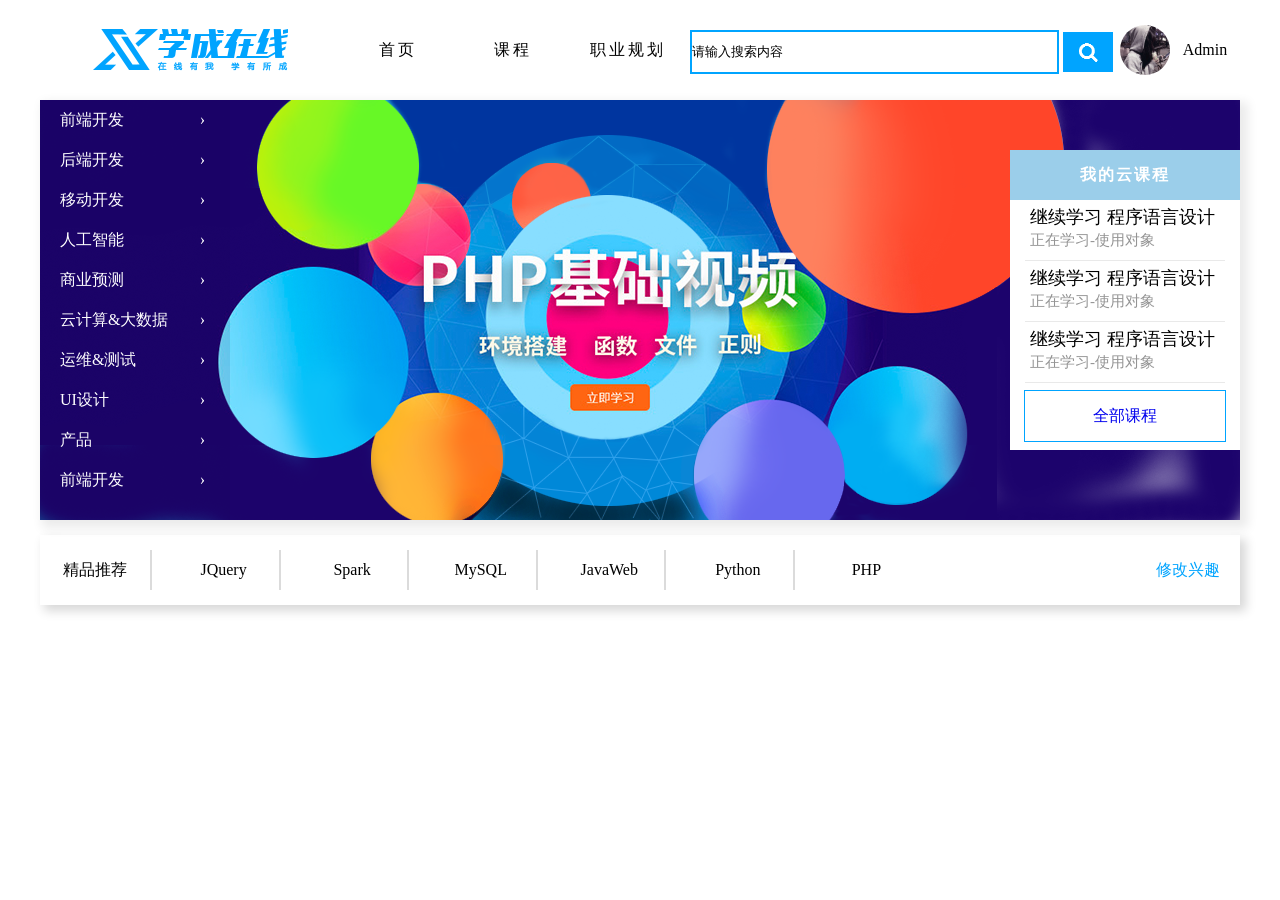
<file: demo.html>
<!DOCTYPE html>
<html lang="en">

<head>
    <meta charset="UTF-8">
    <meta http-equiv="X-UA-Compatible" content="IE=edge">
    <meta name="viewport" content="width=device-width, initial-scale=1.0">
    <link href="css/demo.css" type="text/css" rel="stylesheet">
    <title>学成在线</title>
</head>

<body>
    <div class="father">
        <div class="nav">
            <a href="demo.html">
                <div class="logo"></div>
            </a>
            <ul class="navBox">
                <li>
                    <a href="#">
                        首页
                    </a>
                </li>
                <li>
                    <a href="#">
                        课程
                    </a>
                </li>
                <li>
                    <a href="#">
                        职业规划
                    </a>
                </li>
            </ul>
            <div class="search">
                <form>
                    <input class="searchText" type="text" value="请输入搜索内容">
                    <input class="searchButton" type="button" value=" ">
                    </input>
                </form>
            </div>
            <div class="user">
                <span class="userIcon"></span>
                <span class="userName">Admin</span>

            </div>
        </div>
        <div class="boxMain">
            <div class="boxMainLeft">
                <ul class="leftListBox">
                    <li>
                        <a href="#">
                            前端开发<span>
                                ›
                            </span>
                        </a>
                    </li>
                    <li>
                        <a href="#">
                            后端开发<span>
                                ›
                            </span>
                        </a>
                    </li>
                    <li>
                        <a href="#">
                            移动开发<span>
                                ›
                            </span>
                        </a>
                    </li>
                    <li>
                        <a href="#">
                            人工智能<span>
                                ›
                            </span>
                        </a>
                    </li>
                    <li>
                        <a href="#">
                            商业预测<span>
                                ›
                            </span>
                        </a>
                    </li>
                    <li>
                        <a href="#">
                            云计算&大数据<span>
                                ›
                            </span>
                        </a>
                    </li>
                    <li>
                        <a href="#">
                            运维&测试<span>
                                ›
                            </span>
                        </a>
                    </li>
                    <li>
                        <a href="#">
                            UI设计<span>
                                ›
                            </span>
                        </a>
                    </li>
                    <li>
                        <a href="#">
                            产品<span>
                                ›
                            </span>
                        </a>
                    </li>
                    <li>
                        <a href="#">
                            前端开发<span>
                                ›
                            </span>
                        </a>
                    </li>
                </ul>
            </div>
            <div class="boxRight">
                <div class="BoxRightTitle">
                    <a href="#">我的云课程</a>
                </div>
                <ul class="lesson">
                    <li>
                        <a href="#">
                            继续学习 程序语言设计
                            <span>正在学习-使用对象</span>
                        </a>
                    </li>
                    <li>
                        <a href="#">
                            继续学习 程序语言设计
                            <span>正在学习-使用对象</span>
                        </a>
                    </li>
                    <li>
                        <a href="#">
                            继续学习 程序语言设计
                            <span>正在学习-使用对象</span>
                        </a>
                    </li>
                </ul>
                <div class="lessonAll">
                    <a href="#">
                        全部课程
                    </a>
                </div>
            </div>
        </div>
        <div class="box0">
            <ul class="box0ListBox">
                <li>
                    <a>精品推荐</a>
                </li>
                <li>
                    <a>JQuery</a>
                </li>
                <li>
                    <a>Spark</a>
                </li>
                <li>
                    <a>MySQL</a>
                </li>
                <li>
                    <a>JavaWeb</a>
                </li>
                <li>
                    <a>Python</a>
                </li>
                <li>
                    <a style="border:none;">PHP</a>
                </li>
            </ul>

            <div class="change">
                <a href="#">修改兴趣</a>
            </div>
        </div>
    </div>
</body>

</html>
</file>
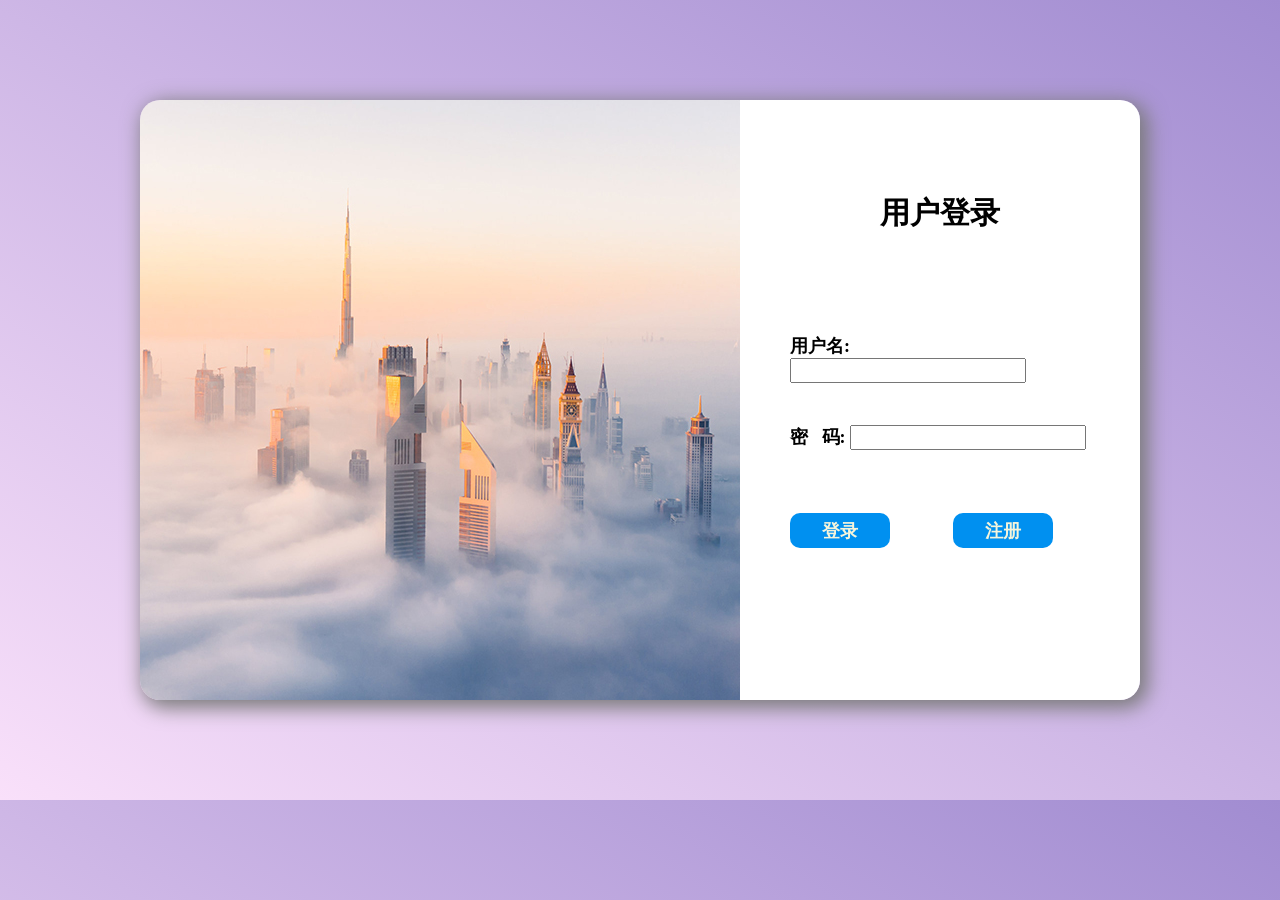
<file: Login.html>
<!DOCTYPE html>
<html lang="zh-cn">

<head>
    <meta charset="UTF-8">
    <meta http-equiv="X-UA-Compatible" content="IE=edge">
    <meta name="viewport" content="width=device-width, initial-scale=1.0">
    <link rel="shortcut icon" href="img/me.png">
    <title>ME科技-登录与注册-前端验证</title>
    <link href="css/Login_Register.css" type="text/css" rel="stylesheet">
</head>

<body>
    <div class="father">
        <div class="left">
            <img src="img/loginBk.jpg" width="600px" height="600px">
        </div>
        <div class="right">
            <span class="title">用户登录</span>
            <form>
                <br><br>
                <br><br>
                <label title="请输入用户名">用户名:&nbsp;<input id="user" class="as" type="text" name="user"></label>
                <br><br><br>
                <label title="请输入密码">密&nbsp;&nbsp;&nbsp;码:&nbsp;<input id="password" type="password" name="password"></label>
                <br><br>
                <br><br>
                <input id="login" class="color" title="登录" type="submit" name="login" value="登录" >
                &nbsp&nbsp&nbsp&nbsp&nbsp&nbsp&nbsp&nbsp&nbsp&nbsp&nbsp&nbsp
                <input id=register class="color" title="注册" type="button" name="getUser" value="注册" >
            </form>
        </div>
    </div>
</body>
<script src="js/Login.js" type="text/javascript"></script>
</html>
</file>
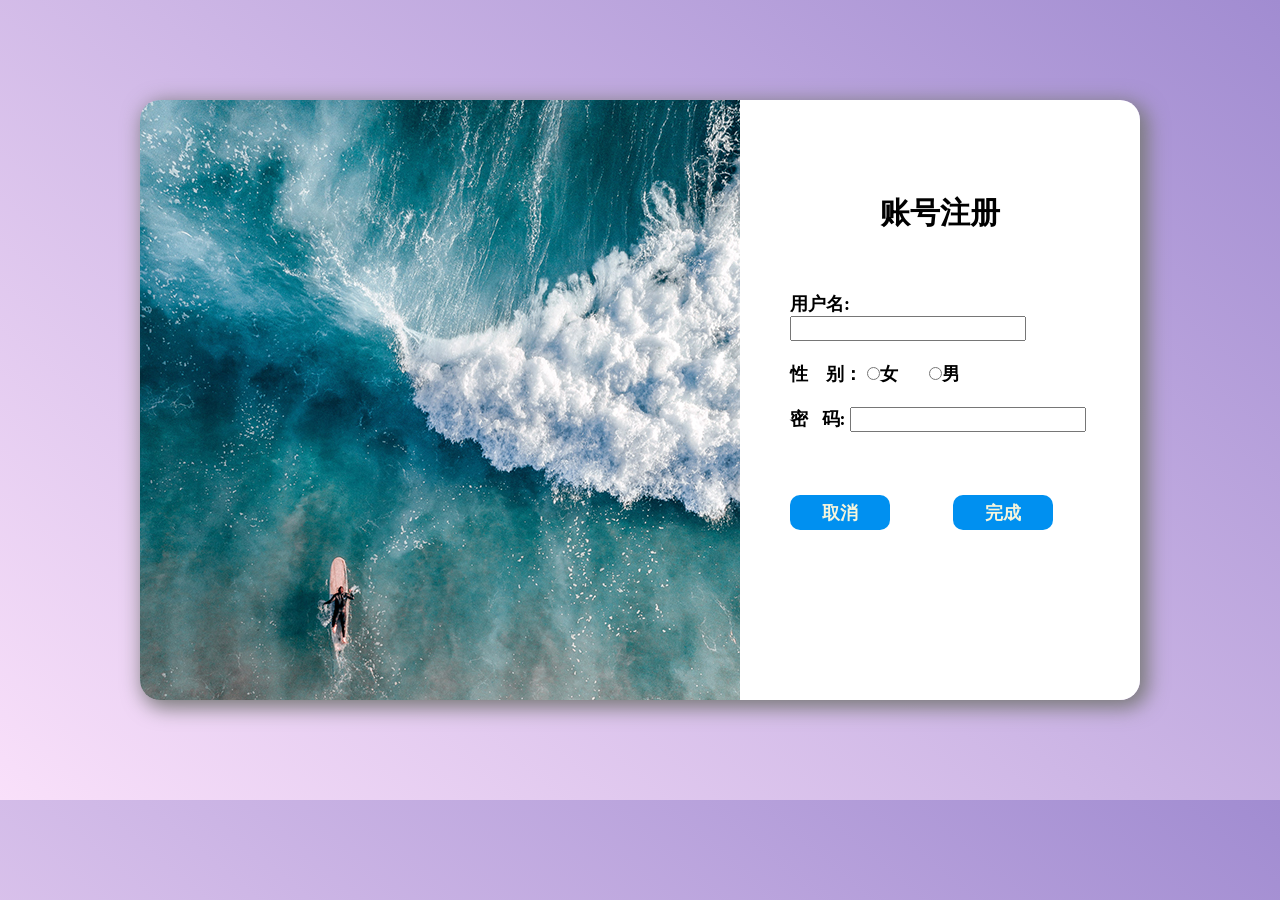
<file: Register.html>
<!DOCTYPE html>
<html lang="zh-cn">

<head>
    <meta charset="UTF-8">
    <meta http-equiv="X-UA-Compatible" content="IE=edge">
    <meta name="viewport" content="width=device-width, initial-scale=1.0">
    <link rel="shortcut icon" href="img/me.png">
    <title>ME科技-账号注册-无数据验证和数据纪录功能</title>
    <link href="css/Login_Register.css" type="text/css" rel="stylesheet">
</head>

<body>
    <div class="father">
        <div class="left">
            <img src="img/registerBk.jpg" width="600px" height="600px">
        </div>
        <div class="right">

            <span class="title">账号注册</span>
            <form>
                <br><br>
                <label title="请输入用户名">用户名:&nbsp;<input id="user" class="as" type="text" name="user"></label>
                <br><br>
                性&nbsp;&nbsp;&nbsp;&nbsp;别：
                <input type="radio" name="sex">女
                &nbsp;&nbsp;&nbsp;&nbsp;&nbsp;
                <input type="radio" name="sex">男
                <br> <br>
                <label title="请输入密码">密&nbsp;&nbsp;&nbsp;码:&nbsp;<input id="password" type="password" name="password"></label>
                <br><br>
                <br><br>
                <input id="cancel" class="color" title="取消" type="button" value="取消" >
                &nbsp&nbsp&nbsp&nbsp&nbsp&nbsp&nbsp&nbsp&nbsp&nbsp&nbsp&nbsp
                <input id="finish" class="color" title="完成" type="submit" name="getRegister" value="完成" >
            </form>
        </div>
    </div>
</body>
<script src="js/Register.js" type="text/javascript"></script>
</html>
</file>
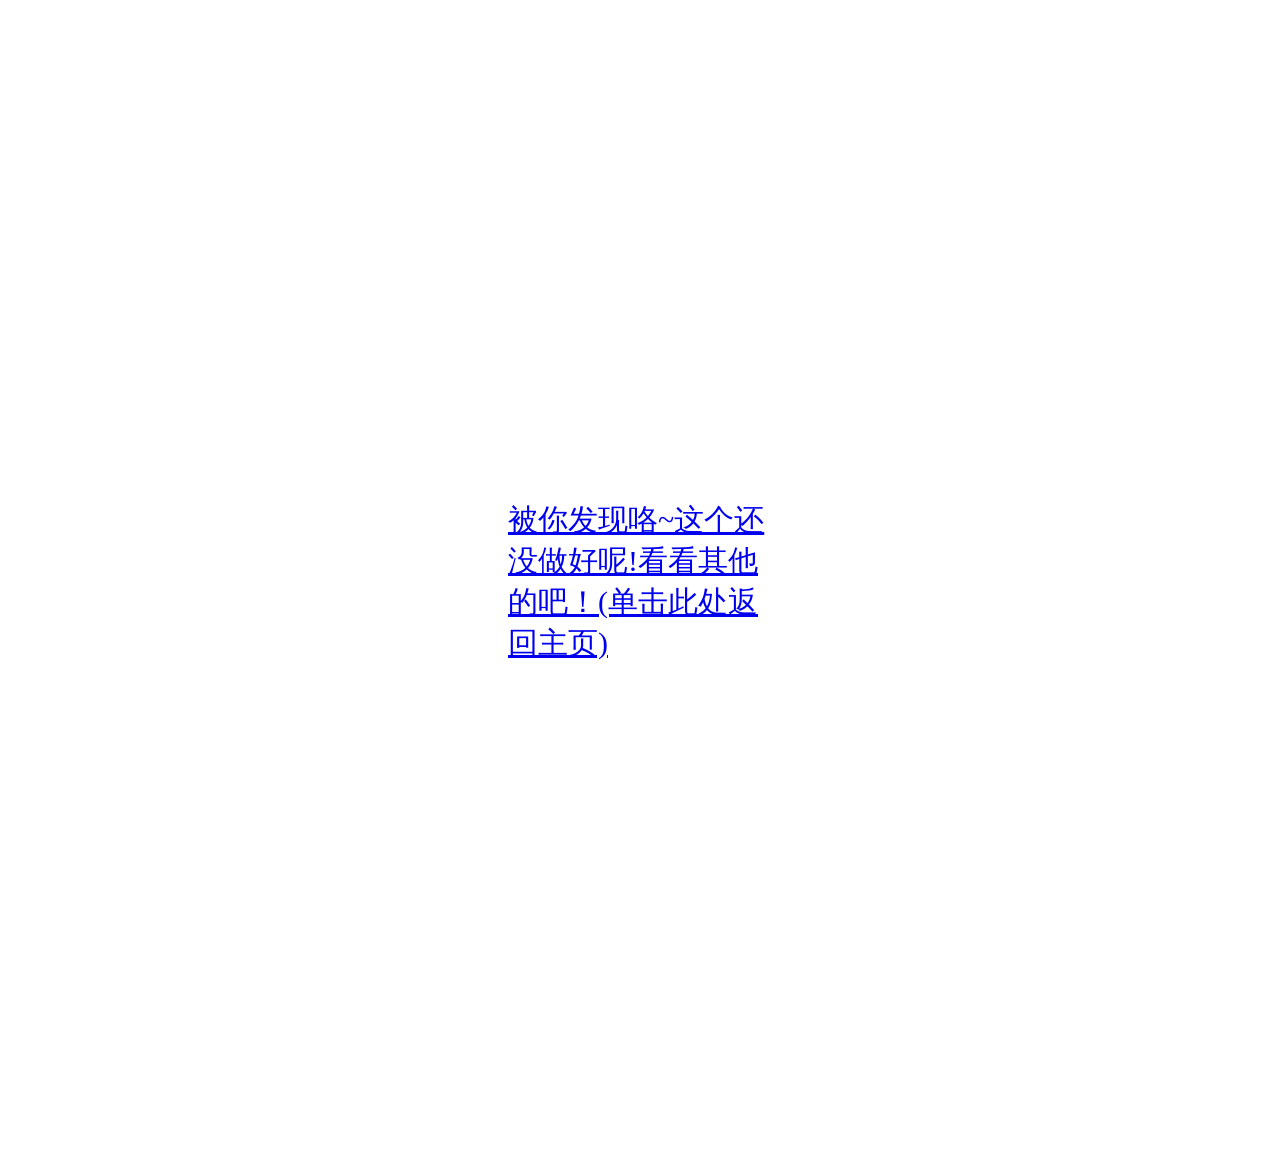
<file: working.html>
<!DOCTYPE html>
<html lang="zh-cn">
<head>
    <meta charset="UTF-8">
    <meta http-equiv="X-UA-Compatible" content="IE=edge">
    <meta name="viewport" content="width=device-width, initial-scale=1.0">
    <style type="text/css">
    *{
        font-family: "微软雅黑";
        font-size: 30px;

    }
    .th{
        margin: 500px;
    }
    </style>
    <title>页面跑丢了~</title>
</head>
<body>
    <div class="th">
        <a href="index.html" title="发现了一个错误">
            被你发现咯~这个还没做好呢!看看其他的吧！(单击此处返回主页)
        </a>
    </div>
</body>
</html>
</file>
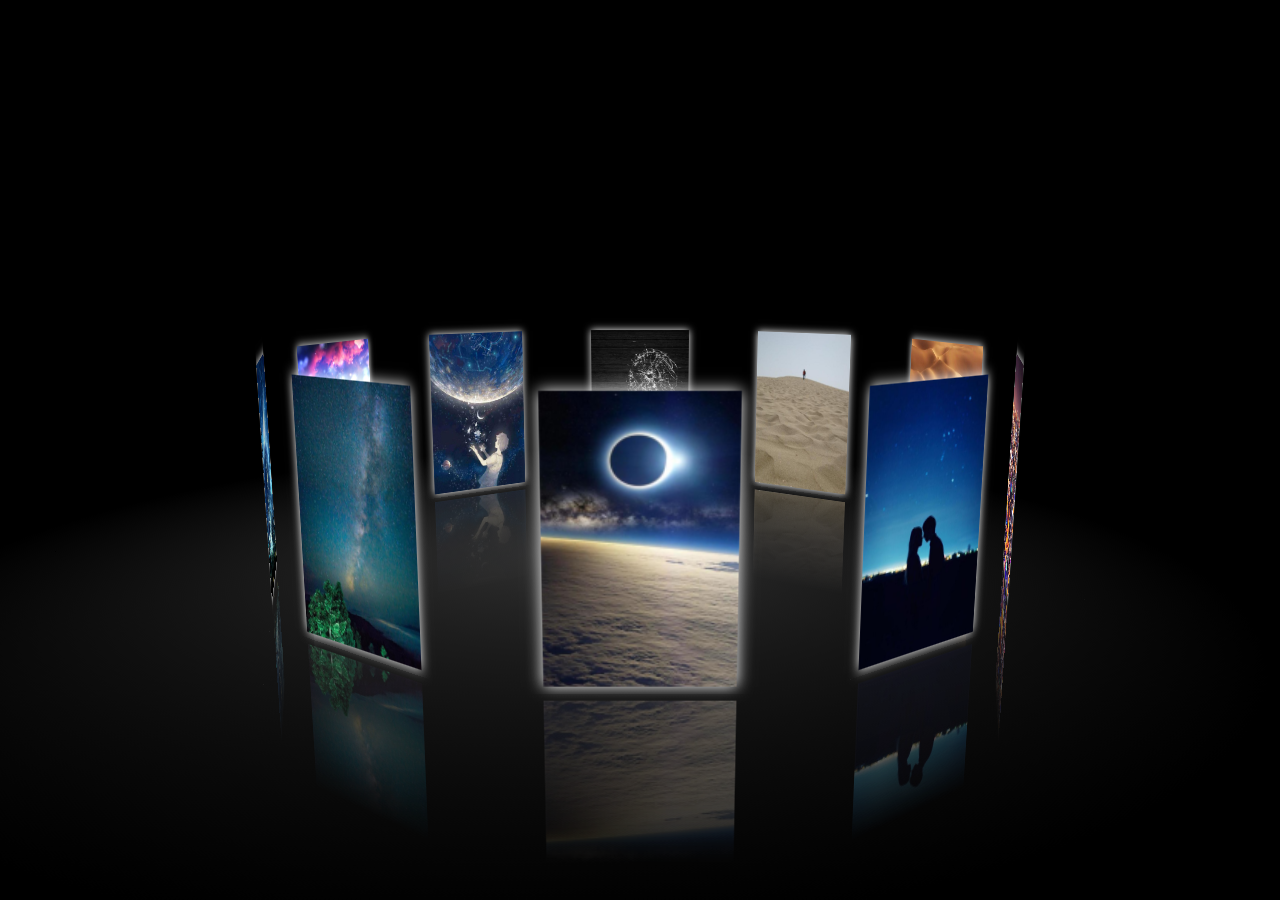
<file: Fy/旋转相册.html>
﻿<!DOCTYPE html>
<html lang="en">
<head>
	<meta charset="UTF-8">
	<title>致青春</title>
	<style>
		*{margin: 0;padding: 0;}
		html,body{height: 100%;}
		body{
			overflow: hidden;
			display: flex;
			background: #000;
			perspective: 1000px;
			transform-style: preserve-3d; 
		}
		#box{
			position: relative;
			display: flex;
			width: 130px;
			height: 200px;
			margin: auto;
			transform-style: preserve-3d; 
			transform: rotateX(-10deg);
		}
		#box > div{
			transform-style: preserve-3d; 
			position: absolute;
			left: 0;
			top: 0;
			width: 100%;
			height: 100%;
			line-height: 200px;
			font-size: 50px;
			text-align: center;
			box-shadow:0 0 10px #fff;
			-webkit-box-reflect:below 10px -webkit-linear-gradient(top,rgba(0,0,0,0) 40%,rgba(0,0,0,.8) 100%);
		}
		/*  #box > div:nth-child(1){
					background: skyblue;
					transform: translate3d(0,0,300px) rotateY(45deg);
				}
				#box > div:nth-child(2){
					background: pink;
					transform: rotateY(0deg);
				}
				#box > div:nth-child(3){
					background: purple;
					transform: translate3d(0,0,300px) rotateY(-45deg);
				} 
		*/
		#box p{
			position: absolute;
			left: 0;
			top: 0;
			bottom: 0;
			right: 0;
			margin: auto;
			width: 1200px;
			height: 1200px;
			background: -webkit-radial-gradient(center center,600px 600px,rgba(50,50,50,1),rgba(0,0,0,0));
			border-radius: 50%;
			transform: rotateX(90deg) translate3d(-600px,0,-105px);
		}
	</style>
</head>
<body>
<div id="box">
	<div></div>
	<div></div>
	<div></div>
	<div></div>
	<div></div>
	<div></div>
	<div></div>
	<div></div>
	<div></div>
	<div></div>
	<p></p>
</div>
<script>
setTimeout(init,100);
function init(){
	var obox = document.getElementById('box'),
		aDiv = obox.getElementsByTagName('div');
		
		for (var i = 0; i < aDiv.length; i++) {
			aDiv[i].style.background = "url(images4/"+(i+1)+".jpg) center/cover";
			aDiv[i].style.transform = "rotateY("+(i*36)+"deg) translate3d(0,0,350px)";
			aDiv[i].style.transition = "transform 1s "+(aDiv.length-i)*0.2+"s";
		}
	var sX,
		sY,
		nX,
		nY,
		desX = 0,
		desY = 0,
		tX = 0,
		tY = 10,
		index = 0;//滚轮初始值
	document.onmousedown = function(e){
		clearInterval(obox.timer);
		e = e || window.event;
		var sX = e.clientX,
			sY = e.clientY;
			this.onmousemove = function(e){
				e = e || window.event;
				var nX = e.clientX,
					nY = e.clientY;
					 // 当前点的坐标和前一点的坐标差值
					desX = nX - sX;
					desY = nY - sY;
                    tX += desX*0.1; 
                    tY += desY*0.1;

					obox.style.transform = "rotateX("+(-tY)+"deg) rotateY("+tX+"deg)";
					sX = nX;
					sY = nY;
			}
			this.onmouseup = function(){
				this.onmousemove = this.onmouseup = null;
				obox.timer = setInterval(function(){
					desX *= 0.95;
					desY *= 0.95;
					tX += desX*0.1;
					tY += desY*0.1;
					obox.style.transform = "rotateX("+(-tY)+"deg) rotateY("+tX+"deg)";
					if (Math.abs(desX)<0.5 && Math.abs(desY)<0.5) {
						clearInterval(obox.timer);
					}
				},13);
			}
		return false;
	}
	//滚轮放大缩小
	mousewheel(document,function(e){
		e = e || window.event;
		var d = e.wheelDelta/120 || -e.detail/3;
			if (d>0) {
				index-=20;
			}else{
				index+=30;
			}
			(index<(-1050)&&(index=(-1050)));
		document.body.style.perspective = 1000 + index + "px";
	})
	function mousewheel(obj,fn){
		document.onmousewheel===null?obj.onmousewheel=fn:addEvent(obj,"DOMMouseScroll",fn)
	}
	function addEvent(obj,eName,fn){
		obj.attachEvent?obj.attachEvent("on"+eName,fn):obj.addEventListener(eName,fn);
	}
}
</script>
</body>
</html>
</file>
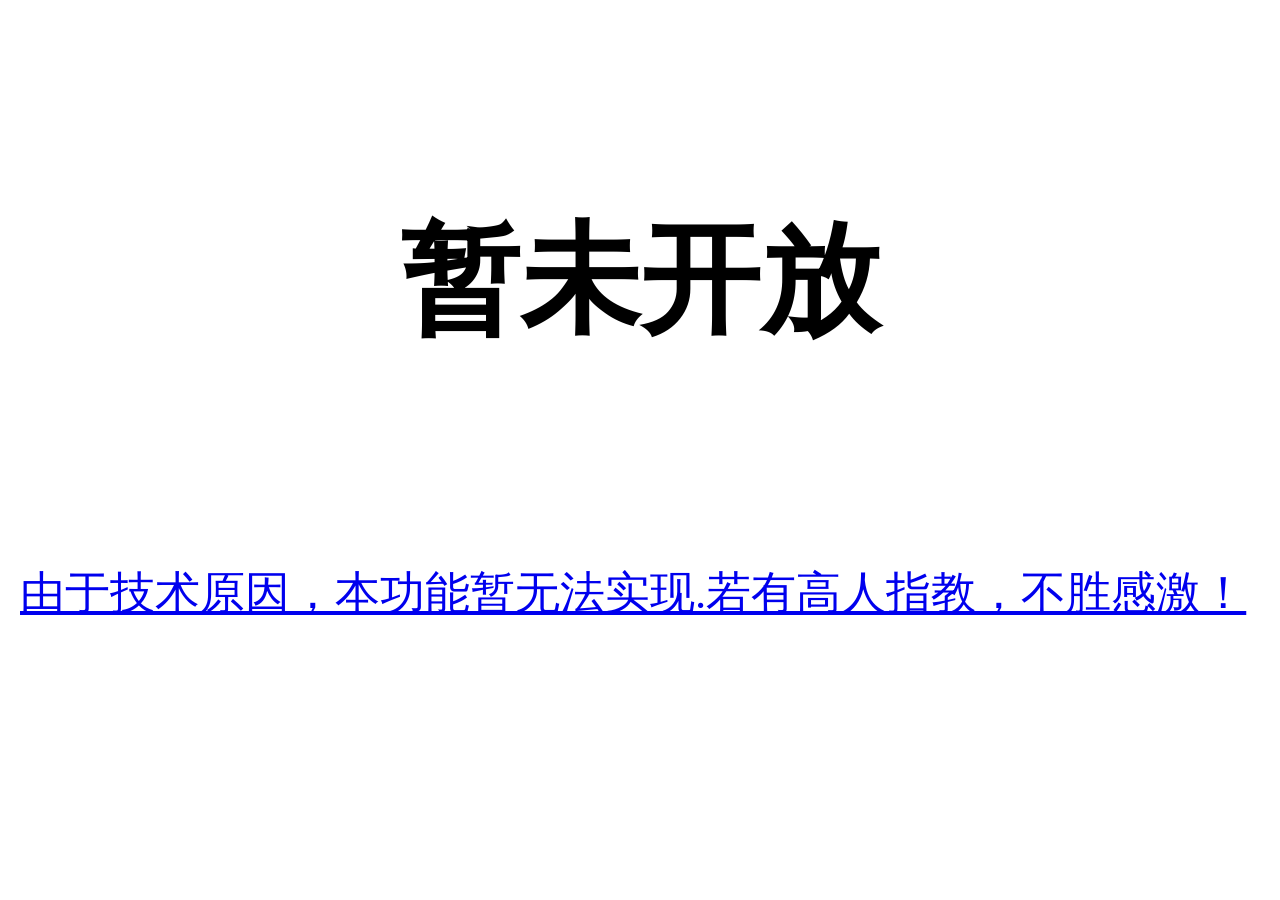
<file: Fy/暂未开放.html>
<!doctype html>
<html>
 <head>
  <meta charset="UTF-8">
  <title>F&Y网站</title>
  <link rel="shortcut icon" href="FY标题.ico">
  <style>
  .box{
	width:600px;
	margin:200px auto 0;
}

.box a{
	font-size:60px;
}
.box1{
	width:1240px;
	margin:200px auto 0;
}
.box1 a{
	font-size:45px;
}
</style>
 </head>
 <body>
 <div class="box">
  <a><h1 align="center">暂未开放</h1></a>
 </div>
 <div class="box1">
	<a href="index.html">由于技术原因，本功能暂无法实现.若有高人指教，不胜感激！</a>
 </div>
 </body>
</html>
</file>
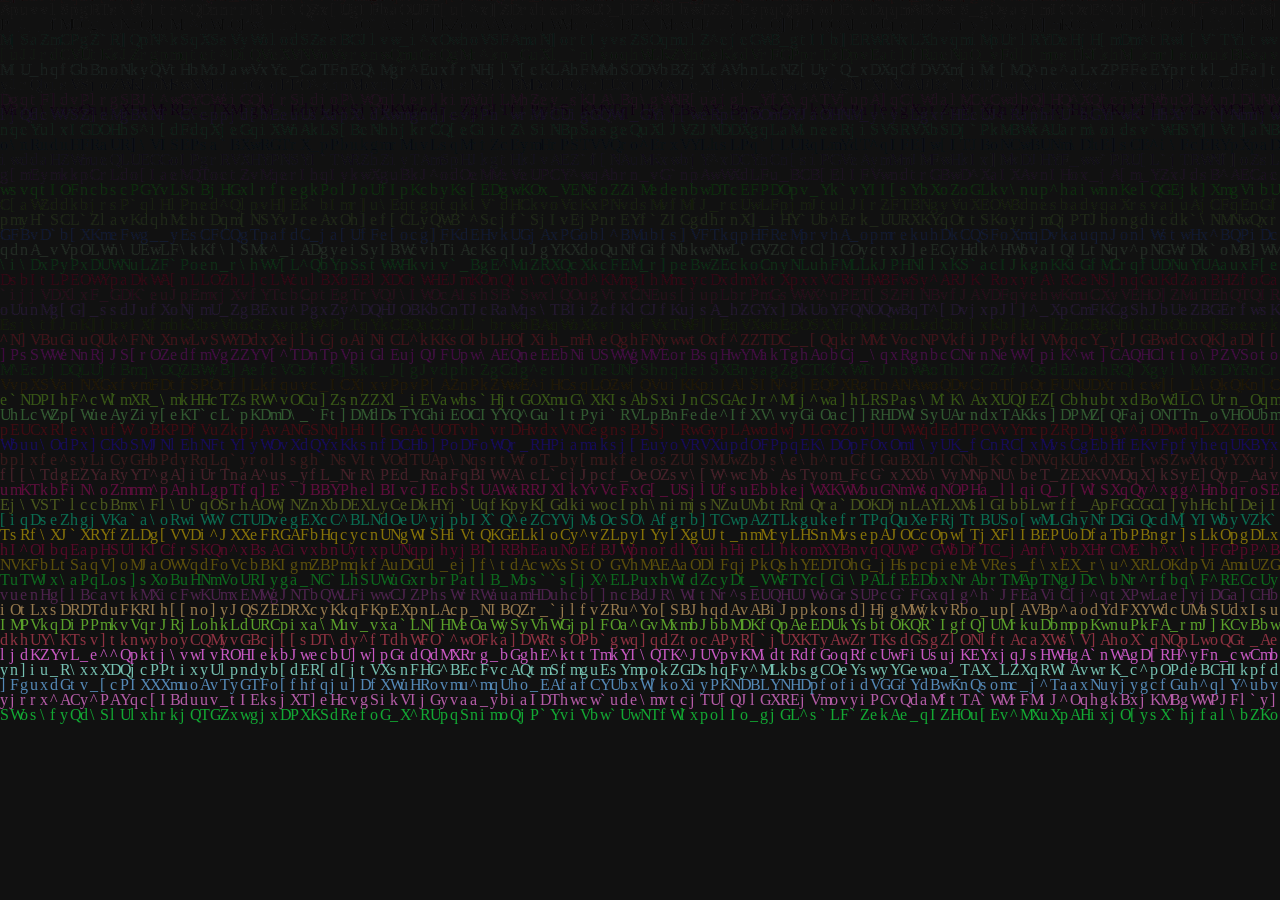
<file: Fy/黑客入侵.html>
<!DOCTYPE html>
<html lang="en">
<head>
    <meta charset="UTF-8">
    <title>黑客入侵-兮夜老师</title>
    <style>
        *{margin: 0}
        canvas{background;display: block;z-index:0;}
    </style>
</head>
<body>
    <canvas></canvas>
    <script>
        var oC = document.querySelector('canvas');
        var cxt = oC.getContext('2d');
        var w = oC.width = window.innerWidth;
        var h = oC.height = window.innerHeight;
        var onOff = true;
        window.addEventListener('resize',function () {
            w = oC.width = window.innerWidth;
            h = oC.height = window.innerHeight;
        });

        var arr = new Array(255).join('1').split('');
        console.log( arr )
        draw();
        function draw() {
            if(onOff){
                cxt.fillStyle = 'rgba(0,0,0,0.05)';
                cxt.fillRect(0,0,w,h);
            }else{
                cxt.clearRect(0,0,w,h);
            }
            cxt.fillStyle = randomColor();
            arr.map(function (value,index) {
                cxt.font = '16px 宋体';
                text = String.fromCharCode(65+Math.random()*57);// 把ASCII转换成对应的字符串;
                x = index*10;

                cxt.fillText(text,x,value);
                arr[index] = ( (value>h+Math.random()*500)?0:value+15 );
            })
            requestAnimationFrame(draw);
        }

        function randomColor() {
            var r = Math.floor(Math.random()*256);
            var g = Math.floor(Math.random()*256);
            var b = Math.floor(Math.random()*256);
            return 'rgb('+r+','+g+','+b+')';
        }
    </script>
</body>
</html>
</file>
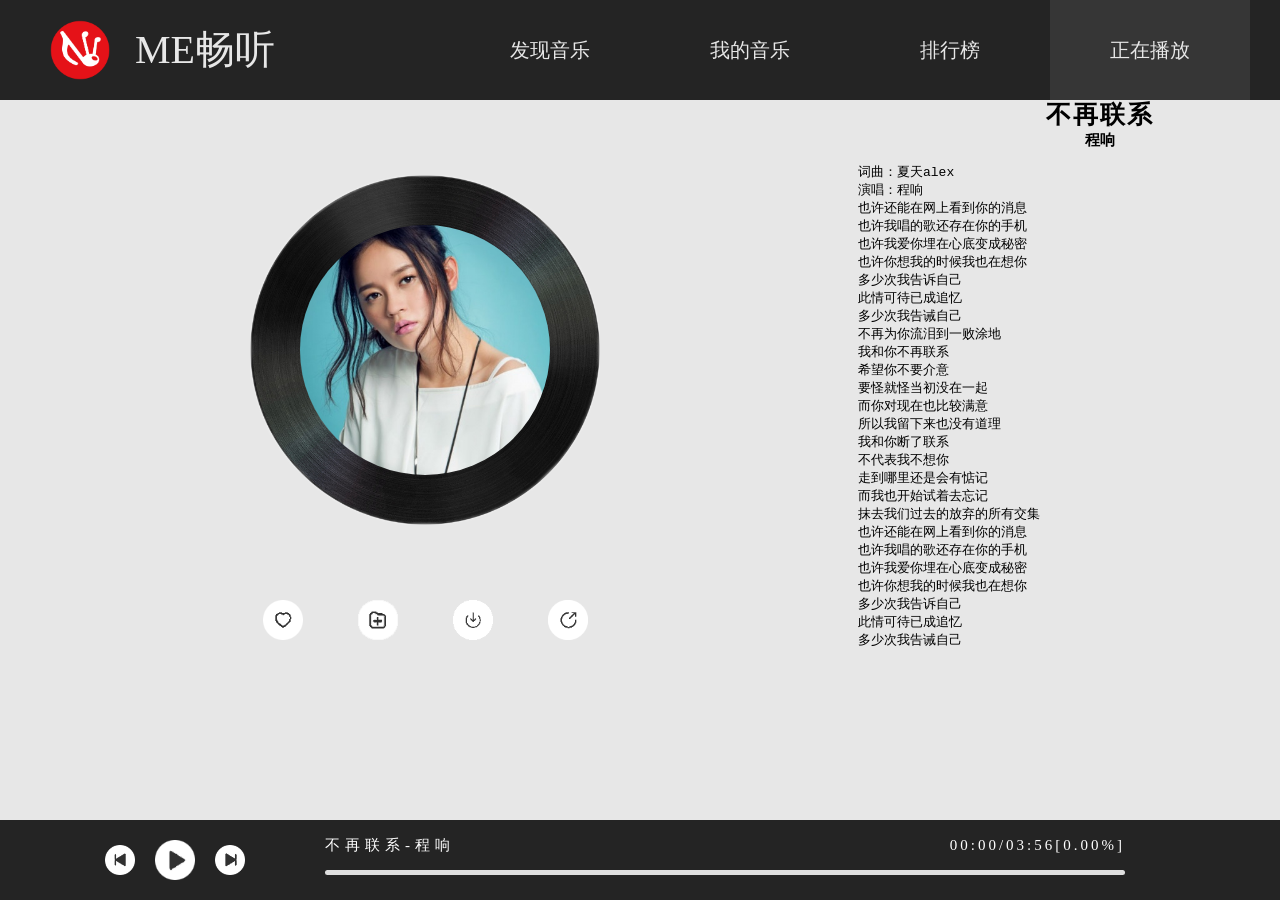
<file: MeMusic/MeMusic.html>
<!DOCTYPE html>
<html lang="ch-cn">

<head>
    <meta charset="UTF-8">
    <meta http-equiv="X-UA-Compatible" content="IE=edge">
    <meta name="viewport" content="width=device-width, initial-scale=1.0">
    <title>ME畅听-感受音乐的魅力</title>
    <!-- 链接logo -->
    <link rel="shortcut icon" href="img/MEMusicLogo.png">
    <!-- 链接css -->
    <link href="css/MeMusic.css" type="text/css" rel="stylesheet">
</head>

<body>
    <div class="Bar"></div>
    <div class="father">
        <div class="boxBar">
            <a href="Me畅听"></a>
            <img class="logo" src="img/MEMusicLogo_Ant.png" width="60px" height="60px" />
            <span>ME畅听</span>
            <ul class="BavItem">
                <li><a href="#"> 发现音乐</a></li>
                <li><a href="#"> 我的音乐</a></li>
                <li><a href="#"> 排行榜</a></li>
                <li id="playing"><a href="MeMusic.html"> 正在播放</a></li>
                <li><a href="Login.html" title="登陆与注册"> 登录与注册</a></li>
            </ul>
        </div>
        <div class="box0">
            <div class="boxLeft">
                <div id="boximg">
                    <img id="headPicture" width="250px" height="250px" />
                </div>
            </div>
            <div class="boxRight">
                <div id="song"></div>
                <div id="singer"></div>
                <iframe id="lyric"></iframe>
            </div>
            <div class="boxCenter">
                <ul class="centerItem">
                    <li>
                        <img id="like" title="喜欢" src="img/like.png" width="40px" height="40px">
                    </li>
                    <li>
                        <img id="collect" title="收藏" src="img/collect.png" width="40px" height="40px">
                    </li>
                    <li>
                        <a id="download" href="audio/不再联系-程响.mp3 " download="不再联系-程响.mp3" title="下载">
                            <img src="img/downLoad.png" width="40px" height="40px">
                        </a>
                    </li>
                    <li>
                        <!-- 这个为失效地址 -->
                        <a href="http://sns.qzone.qq.com/cgi-bin/qzshare/cgi_qzshare_onekey??url=地址&title=标题&pics=图片"
                            title="分享">
                            <img src="img/share.png" width="40px" height="40px">
                        </a>
                    </li>
                </ul>
            </div>
        </div>
    </div>
    <div class="boxBottom">
        <audio id="audio" preload="auto">
            <source src="audio/勇气-棉子.mp3" type="audio/mpeg">
        </audio>
        <div class="bottomValue">
            <div class="left">
                <span title="上一首"><img id="previous" src="img/previous.png" width="30px" height="30px"></span>
                <span title="播放"><img id="start" src="img/startPlay.png" width="40px" height="40px"></span>
                <span title="下一首"><img id="next" img src="img/next.png" width="30px" height="30px"></span>
            </div>
            <div class="center">
                <div id="musicNow">
                    勇气-棉子
                </div>
                <div id="playTime">
                </div>
                <div id="progressBar">
                    <div id="progress">
                    </div>
                </div>
            </div>
            <div class="right">
            </div>
        </div>
    </div>
</body>
<script src="js/MeMusic.js" type="text/javascript"></script>

</html>
</file>
<file: css/index.css>
/* 全局声明 */
*{
margin: 0px;
padding: 0px;
font-family: 微软雅黑;
font-size: 20px;
text-decoration: none;
list-style: none;
text-decoration: none;
/* background-color: rgba(81, 255, 0, 0.123); */
}


/* 标签声明 */

body {
    background-image: url("../img/CosmicRomancel.gif");
    text-align: center;
}
dl{
    margin: 0px auto;
    padding-left: 50px;
    height: 500px;
    float: left;
    text-align: left;
    width: 300px;
}
dt{
    color: rgb(255, 255, 255);
    margin-top: 30px;
    line-height: 25px;
    height: 25px;
}
dd a{
    color: rgb(165, 165, 165);
    font-size: 18px;
    line-height: 20px;
    height: 20px;
    transition:  0.1s  ease-in-out;
}
/* id声明 */

#father {
    /* 总框架 */
    /* width: 100%; */
    height: 100%;
    text-align:center;
    
}

#boxBar {
    /* 导航栏 */
    width: 100%;
    height: 100px;
    margin: 0px auto;
    background:linear-gradient(0deg,rgba(255, 255, 255,0.00000000000000000000000001),rgba(255, 255, 255, 0.05));
    position:absolute;/*绝对定位*/
    top:0px;
    transition:  0.3s  ease-in-out;/*动画过渡*/
}

#boxBarValue{
    /* 导航栏内部框架 */
    width: 1400px;
    height: 100px;
    margin: 0px auto;
}
#listBoxLeft {
    /* 导航栏列表 */
    width: 700px;
    line-height: 100px;
    height: 100px;
    float: left;
    text-align: center;
}

#listBoxRight {
    /* 导航栏列表 */
    width: 700px;
    height: 100px;
    float: right;
    text-align: center;
}
/* 搜索框 */
#searchBox{
    width: 0px;
    height: 30px;
    border: 0;
    font-size: 15px;
    border-radius:5px ;
    transition:  0.5s  ease-in-out
}
/*搜索图标*/
#search{
    background: url("../img/searchWhite.svg") no-repeat center;
    background-size: 20px;
    transition:  0.3s  ease-in-out;
    
}
#boxMain {
    /* 动态画报 */
    width: 1450px;
    height: 800px;
    margin: 0px auto;
    margin-top: 100px; 
    text-align: center;/*设置图片居中*/
    padding: 1px;
}
#mainPic{
    opacity: 1;
    transition: 0.5s ease-in-out;
    cursor: pointer;
}
/* 上一页 */
#leftPrevious{
    margin-top: 325px;
    border-radius: 10px 0px 0px 10px;
    width: 25px;
    height: 100px;
    float: left;
    cursor: pointer;
    line-height: 100px;
    color: rgb(0, 0, 0);
    background-color: rgba(255, 255, 255, 0.05);
    transition:  0.3s  ease-in-out
}
/* 下一页 */
#rightNext{
    margin-top: 325px;
    border-radius: 0px 10px 10px 0px;
    width: 25px;
    height: 100px;
    cursor: pointer;
    float: right;
    line-height: 100px;
    color: rgb(0, 0, 0);
    background-color: rgba(255, 255, 255, 0.05);
    transition:  0.3s  ease-in-out
}
#box0{
    /* 内容0 */
    width: 1450px;
    height: 1650px;
    margin:0px auto;
    padding: 1px;
    background: rgb(255, 255, 255);
}
#box0LeftTop{
    width: 705px;
    height: 805px;
    margin:10px;
    float: left;
    background: url("../img/box0LeftTop.jpg") no-repeat center;
    background-size:705px 805px ;
}
#box0Leftbottom{
    width: 705px;
    height: 805px;
    background: url("../img/box0LeftBottom.jpg") no-repeat center;
    background-size:705px 805px ;
    margin:10px;
    float: left;
}
#box0RightTop{
    width: 705px;
    height: 805px;
    float: right;
    background: url("../img/box0RightTop.jpg") no-repeat center;
    background-size:705px 805px ;
    margin:  10px;
    background-color: rgba(255, 255, 255);
}
#box0Rightbottom{
    width: 705px;
    height: 805px;
    background: url("../img/box0Rightbottom.jpg") no-repeat center;
    background-size:705px 805px ;
    float: right;
    margin:  10px;
    background-color: rgba(255, 255, 255);
}


#box1{
    margin: 0 auto;
    padding: 1px;
    width: 1450px;
    height: 450px;
    background: rgb(255, 255, 255);
}
#box1Son{
    margin: 10px;
    background: url("../img/box1.jpg") no-repeat center;
    background-size:1430px 430px ;
    width: 1430px;
    height: 430px;
}
#box2{
    margin: 0 auto;
    padding: 1px;
    width: 1450px;
    height: 600px;
    background: rgb(255, 255, 255);
}
#box2Top{
    margin:10px 100px;
    width: 1250px;
    height: 80px;
    line-height: 80px;
    font-size: 15px;
    border-bottom:1px solid rgb(170, 170, 170) ;
    letter-spacing: 60px;
    
}
#box2bottomLeft{
    width: 463.333333333px;
    height: 480px;
    background: url("../img/box2bottomLeft.jpg") no-repeat center;
    background-size:463px 480px ;
    margin: 10px;
    float: left;
}
#box2bottomCenter{
    width: 463.333333333px;
    height: 480px;
    background: url("../img/box2bottomCenter.jpg") no-repeat center;
    background-size:463px 480px ;
    margin: 10px;
    float: left;
}
#box2bottomRight{
    width: 463.333333333px;
    height: 480px;
    background: url("../img/box2bottomRight.jpg") no-repeat center;
    background-size:463px 480px ;
    margin: 10px;
    float: left;
}

#box3{
    margin: 0 auto;
    padding: 1px;
    width: 1450px;
    height: 500px;
    background: rgb(255, 255, 255);
}
#box3bottomLeft{
    width: 463.333333333px;
    height: 480px;
    background: url("../img/box3bottomLeft.jpg") no-repeat center;
    margin: 10px;
    float: left;
}
#box3bottomCenter{
    width: 463.333333333px;
    height: 480px;
    background: url("../img/box3bottomCenter.jpg") no-repeat center;
    margin: 10px;
    float: left;
}
#box3bottomRight{
    width: 463.333333333px;
    height: 480px;
    background: url("../img/box3bottomRight.jpg") no-repeat center;
    margin: 10px;
    float: left;
}
#box4{
    margin: 0 auto;
    width: 100%;
    height: 600px;
    background: rgb(36, 36, 36);
}
#box4Son{
    margin: 0px auto;
    padding: 0px 25px;
    width: 1400px;
    height: 500px;
}
#box4SonBottom{
    vertical-align: auto;
    width: 1400px;
    height: 100px;
    padding: 0px 25px;
    margin:0px auto;
    color: rgb(165, 165, 165);
}
#box4SonBottom span{
    display: block;
    height: 1px;
    margin: 5px auto;
    font-size: 10px;
    width: 1400px;
    border-top: 1px solid rgb(165, 165, 165);;
}
/* 类声明 */

.logo{
    /* 导航栏logo */
    width: 200px;
    line-height:100px;
    height: 100px;
    background: url("../img/logoWhite.png") no-repeat center;
    background-size: 150px;
    text-align: center;
    float: left;
    transition:  0.3s  ease-in-out
    
}
.listItem{
    /* 导航栏列表左 */
    width: 150px;
    line-height:100px;;
    height: 100px;
    text-align: center;
    float: left;
}
.listItemRight{
    /* 导航栏列表右 */
    width: 50px;
    height: 100px;
    line-height: 100px;
    float: right;
}
.list{
    height: 100px;
    line-height: 100px;
    float: right;
    
}
.user{
    /*用户登录图标*/
    background: url("../img/userWhite.svg") no-repeat center;
    background-size: 20px;
    transition:  0.3s  ease-in-out;
}
.sonBox{
    /*子列表框*/
    height: 0px;
    list-style: none;
}

.sonItem{
    /* 子列表项格式 */
    height: 0px;
    line-height: 65px;
    transition: .2s;
    opacity: 0;/*设置不透明度*/
    transform: translateY(-65px);

}





/*复合声明*/

.listItem a{
    /* 列表项目文字格式 */
    color: rgb(255, 255, 255);
    font-size: 20px;
    font-weight: bolder;
    transition:  0.3s  ease-in-out;
}


/* 事件声明 */

#boxBar:hover {
    /*导航栏背景过渡*/
    background-color: rgba(255, 255, 255, 0.75);
}
#boxBar:hover .listItem a{
    /*导航栏字体过渡*/
    color: rgb(0, 0, 0);
}

.listItem:hover  {
    /* 动态列表项目背景突出左 */
    background-color: rgb(255, 255, 255);

}
.listItem:hover a{
    /* 动态列表项目突出:字体增大 */
    font-size: 25px;
}
.listItem:hover  .sonItem{
    /* 显示子列表 */
    height: 65px;
    opacity: 1;
    transform: translateY(0);
    background-color:rgb(255, 255, 255);
}
.sonBox li:hover{
 /* 导航栏字体自动变黑 */
    border: 1px solid rgb(0, 0, 0);
}
#boxBar:hover .logo{
    /* 导航栏logo自动变黑 */
    background: url("../img/logoBlack.png") no-repeat center;
    background-size: 150px;
}
#boxBar:hover .user{
    /* 导航栏user自动变黑 */
    background: url("../img/userBlack.svg") no-repeat center;
    background-size: 20px;
}
#boxBar:hover #search{
    /* 导航栏search自动变黑 */
    background: url("../img/searchBlack.svg") no-repeat center;
    background-size: 20px;
}
dd a:hover{
    color: rgb(255, 255, 255);
}
#leftPrevious:hover,#rightNext:hover{
    background: rgb(170, 170, 170);
}
</file>
<file: Fy/娱乐社区/游戏/游戏包/赛车/css/style.css>
body {
  background-color: #F8F3A9;
  margin: 0;
  -webkit-box-align: center;
  -webkit-align-items: center;
      -ms-flex-align: center;
          align-items: center;
  -webkit-box-pack: center;
  -webkit-justify-content: center;
      -ms-flex-pack: center;
          justify-content: center;
  min-height: 100vh;
}

canvas {
  border-radius: .4em;
  margin:20px 250px 0;
}
</file>
<file: css/demo.css>
*{
margin: 0;
padding: 0;
list-style: none;
text-decoration: none;
font-family: "微软雅黑";
}
.father{
    margin: 0 auto;
    width: 1200px;
    height: 100px;
}
.nav{
    width:1200px;
    height: 100px;
    margin: 0 auto;
}
.logo{
    width: 300px;
    height: 100px;
    float: left;
    background: url("../img/Dlogo.png")  no-repeat center;
}
.navBox{
    width: 345px;
    height: 100px;
    float: left;
}
.navBox li{
    width:115px;
    height: 50px;
    padding: 25px 0px;
    float: left;
    text-align: center;
}
.navBox li a{
    display: inline-block;
    width: 80px;
    line-height: 50px;
    font-weight: 500px;
    letter-spacing: 3px;
    color: rgb(0, 0, 0);
}
.search{
    width:425px;
    height: 40px;
    float: left;
    padding: 30px 5px;
}
.searchText{
    width: 365px;
    height: 40px;
    border: 2px solid rgb(0, 164, 255);
}
.searchButton{
    width: 50px;
    height: 40px;
    border: 1px solid rgb(0, 164, 255);
    background:  url("../img/D-search.png") no-repeat center;
}
.user{
    width:120px;
    height: 50px;
    padding: 25px 0px;
    float: left;
}
.userIcon{
    display: inline-block;
    width: 50px;
    height: 50px;
    float: left;
    border-radius: 50%;
    background: url("../img/D_icon.jpg") no-repeat center;
    background-size:50px ;

}
.userName{
    display: inline-block;
    float: left;
    text-align: center;
    line-height:50px;
    width:70px;
}
.boxMain{
    width: 1200px;
    height: 420px;
    background: url("../img/D_boxMain.png") no-repeat center;
    background-size:1200px 420px ;
    box-shadow: 5px 5px 10px 3px rgb(235, 235, 235);
}
.boxMainLeft{
    float: left;
    width:170px;
    height: 420px;
    background: rgb(19,1,75,0.1);
    padding-left: 20px;
}
.leftListBox{
    width: 160px;
    height: 420px;
}
.leftListBox li{
    line-height: 40px;
}
.leftListBox li a{
    color:rgb(255, 255, 255);
}
.leftListBox li span{
    padding-right: 15px;
    float: right;
}
.boxRight{
    margin-top: 50px;
    width:230px;
    height: 300px;
    float: right;
    background: rgb(255, 255, 255);
}
.BoxRightTitle{
    width: 230px;
    height: 50px;
    text-align: center;
    background: rgb(155, 206, 234);
}
.BoxRightTitle a{
    font-weight: 800;
    line-height: 50px;
    color: rgb(255, 255, 255);
    letter-spacing: 2px;
}
.lesson{
    height: 180px;
    width: 200px;
    padding: 0px 15px;
}
.lesson li{
    padding: 5px;
    height: 50px;
    border-bottom: 1px solid rgb(233, 233, 233);
}
.lesson li a{
    color:rgb(0, 0, 0);
    font-size: 18px;
}
.lesson li a span{
    font-size: 15px;
    color: rgb(148, 148, 148);
}
.lessonAll{
    margin: 10px auto;
    width: 200px;
    height: 50px;
    text-align: center;
    border: 1px solid rgb(0, 164, 255);
    line-height: 50px;
}
.box0{
    margin-top:15px ;
    width: 1200px;
    height: 70px;
    box-shadow: 5px 5px 10px 1px rgb(216, 216, 216);

}

.box0ListBox{
    width: 900px;
    float: left;
    height: 70px;
}
.box0ListBox li{
    padding-top: 15px;
    height: 55px;
    width: 128.571428px;
    float: left;
}
.box0ListBox li a{
    display: inline-block;
    text-align: center;
    line-height: 40px;
    width: 110px;
    border-right:2px solid rgb(219, 219, 219) ;
}
.change{
    width: 300px;
    height: 70px;
    float:right;
}
.change a{
    margin-right: 20px;
    text-align: right;
    float: right;
    line-height: 70px;
    color: rgb(0, 164, 255);
}
























.navBox li a:hover{
    color: rgb(0, 164, 255) ;
    border-bottom:2px solid rgb(0, 164, 255) ;
}
.leftListBox li a:hover{
    color: rgb(0, 164, 255);
}
.box0ListBox li a:hover{
    color: rgb(0, 164, 255) ;
}
</file>
<file: css/Login_Register.css>
* {
    margin: 0;
    padding: 0;
    font: bold 18px "微软雅黑";
}
form{
    padding: 0 50px;
    width: 300px;
    height: 450px;
    border-radius: 0px 0px 20px 0px;
    text-align: left;
}
#login{
    cursor: pointer;
}
#register{
    cursor: pointer;
}
#cancel{
    
    cursor: pointer;
}
#finish{
    
    cursor: pointer;
}
.title {
    display: block;
    padding-top: 75px;
    height: 75px;
    font-size: 30px;
    text-align: center;
    border-radius: 0px 20px 0px 0px;
    line-height: 75px;
}

.father {
    width: 1000px;
    height: 600px;
    margin: 100px auto;
    border-radius: 20px;
    box-shadow: 5PX 5PX 20PX 3PX rgb(122, 122, 122);
}

.left,img{
    width: 600px;
    height: 600px;
    float: left;
    border-radius: 20px 0px 0px 20px;
}

.right {
    width: 400px;
    height: 600px;
    border-radius: 0px 20px 20px 0px;
    float: left;
    background: rgb(255, 255, 255);
    text-align: center;
}

.color {
    width: 100px;
    height: 35px;
    background-color: rgb(0, 144, 240);
    border-radius: 10px;
    border: none;
    color: beige;
}
</file>
<file: MeMusic/css/MeMusic.css>
* {
    margin: 0;
    padding: 0;
    font-family: "微软雅黑";
    font-size: 20px;
    list-style: none;
}



a{
    text-decoration: none;
    color: rgb(231, 231, 231);
}
body{
    background: rgb(231, 231, 231);
}
#playing{
    background: rgb(54, 54, 54);
}
/*歌手头像*/
#headPicture{
    border-radius: 50%;
    cursor: pointer;
    margin: 50px auto;
}
#boximg {
    margin: 50px auto;
    /* 定义磁盘图片 */
    background: url("../img/record.png");
    background-size: 350px 350px;
    width: 350px;
    height: 350px;
    /* 定义动画 */
    -webkit-animation: rotateImg 30s linear infinite;
}
#like{
    cursor: pointer;
}
#collect{
    cursor: pointer;
}

#song{
    letter-spacing: 2px;
    font-size: 25px;
    font-weight: bold;
    cursor: pointer;
    height: 30px;
    line-height: 30px;
}
#singer{
    font-size: 15px;
    cursor: pointer;
    font-weight: bold;
    height: 20px;
    line-height: 20px;
}
#lyric{
    width: 500px;
    height: 500px;
    border: none;
    margin: 0px auto;
    text-align: center;
    letter-spacing: 5px;
    overflow-y: auto;
    font-size: 15px;
    /* background-color: aqua; */
}

#previous,#next{
    margin: 25px 10px;
    display: block;
    float: left;
    cursor: pointer;
    width: 30px;
    height: 30px;
}
#start{
    float: left;
    margin: 20px 10px;
    display: block;
    cursor: pointer;
    width: 40px;
    width: 40px;
}
#musicNow{
    float: left;
    height: 50px;
    line-height: 50px;
    font-size: 15px;
    color: rgb(255, 255, 255);
    cursor: pointer;
    letter-spacing: 5px;
}
#playTime{
    float: right;
    height: 50px;
    line-height: 50px;
    font-size: 15px;
    cursor: pointer;
    color: rgb(255, 255, 255);
    letter-spacing: 3px;
    
}
#progressBar{
    margin-top: 50px;
    margin-bottom: 30px;
    height: 5px;
    width: 800px;
    background-color: rgb(223, 223, 223);
    border-radius: 50px;
}
#progress{
    height: 5px;
    width: 0px;
    cursor: pointer;
    background: rgb(229, 18, 24);
    border-radius:50px ;
}
.father {
    margin: 0 auto;
    width: 1450px;
    text-align: center;
}
.Bar{
    width: 100%;
    height: 100px;
    background: rgb(36, 36, 36);
    position:absolute;/*绝对定位*/
    z-index: -1;
}
.boxBar{
    width: 1450px;
    float:left;
    height: 100px;
    background: rgb(36, 36, 36);
}
.logo{
    margin: 20px auto;
    margin-left: 50px;
    margin-right: 25px;
    float: left;
}
.boxBar span{
    line-height: 100px;
    font-size: 40px;
    float: left;
    color: rgb(231, 231, 231);
}
.BavItem{
    margin-left: 450px;
}
.BavItem li{
    float: left;
    line-height: 100px;
    width: 200px;
    height: 100px;
    transition:  0.3s  ease-in-out
}
.box0{
    margin: 0px auto;
    width: 1400px;
    height: 700px;
}
.boxLeft{
    /* 控制整个图像与浏览器的距离 */
    padding: 25px 0;
    margin-left: 150px;
    margin-right: 100px;
    float: left;
    width: 500px;
    height: 450px;
}
    

.boxRight {
    width: 650px;
    height: 600px;
    float: right;
    text-align: center;
    color: rgb(0, 0, 0);
}



.boxCenter{
    /* margin: 0px 100px; */
    margin-left: 175px;
    margin-right: 125px;
    width: 450px;
    height: 50px;
    padding: 5px auto;
    float: left;
    padding-bottom:50px;
}
.centerItem li{
    display: inline-block;
    list-style: none;
    width: 40px;
    height: 40px;
    margin:0 25px;
}
.boxBottom{
    position: fixed;
    bottom: 0px;
    float: left;
    width: 100%;
    height: 80px;
    background: rgb(36, 36, 36);
}
.bottomValue{
    width: 1450px;
    height: 80px;
    margin: 0px auto;
    padding: 0 25px;
}
.left{
    float: left;
    width: 160px;
    height: 80px;
    padding: 0px 70px;
}
.center{
    float: left;
    width: 800px;
    height:80px;
    /* background-color: blueviolet; */
}
.right{
    float: left;
    width: 300px;
    height:80px;
    /* background-color: rgb(43, 226, 83); */
}
@keyframes rotateImg {
    0% {
        transform: rotate(0deg);
    }

    100% {
        transform: rotate(360deg);
    }
}
.BavItem li:hover{
    background: rgb(54, 54, 54);
}
</file>
